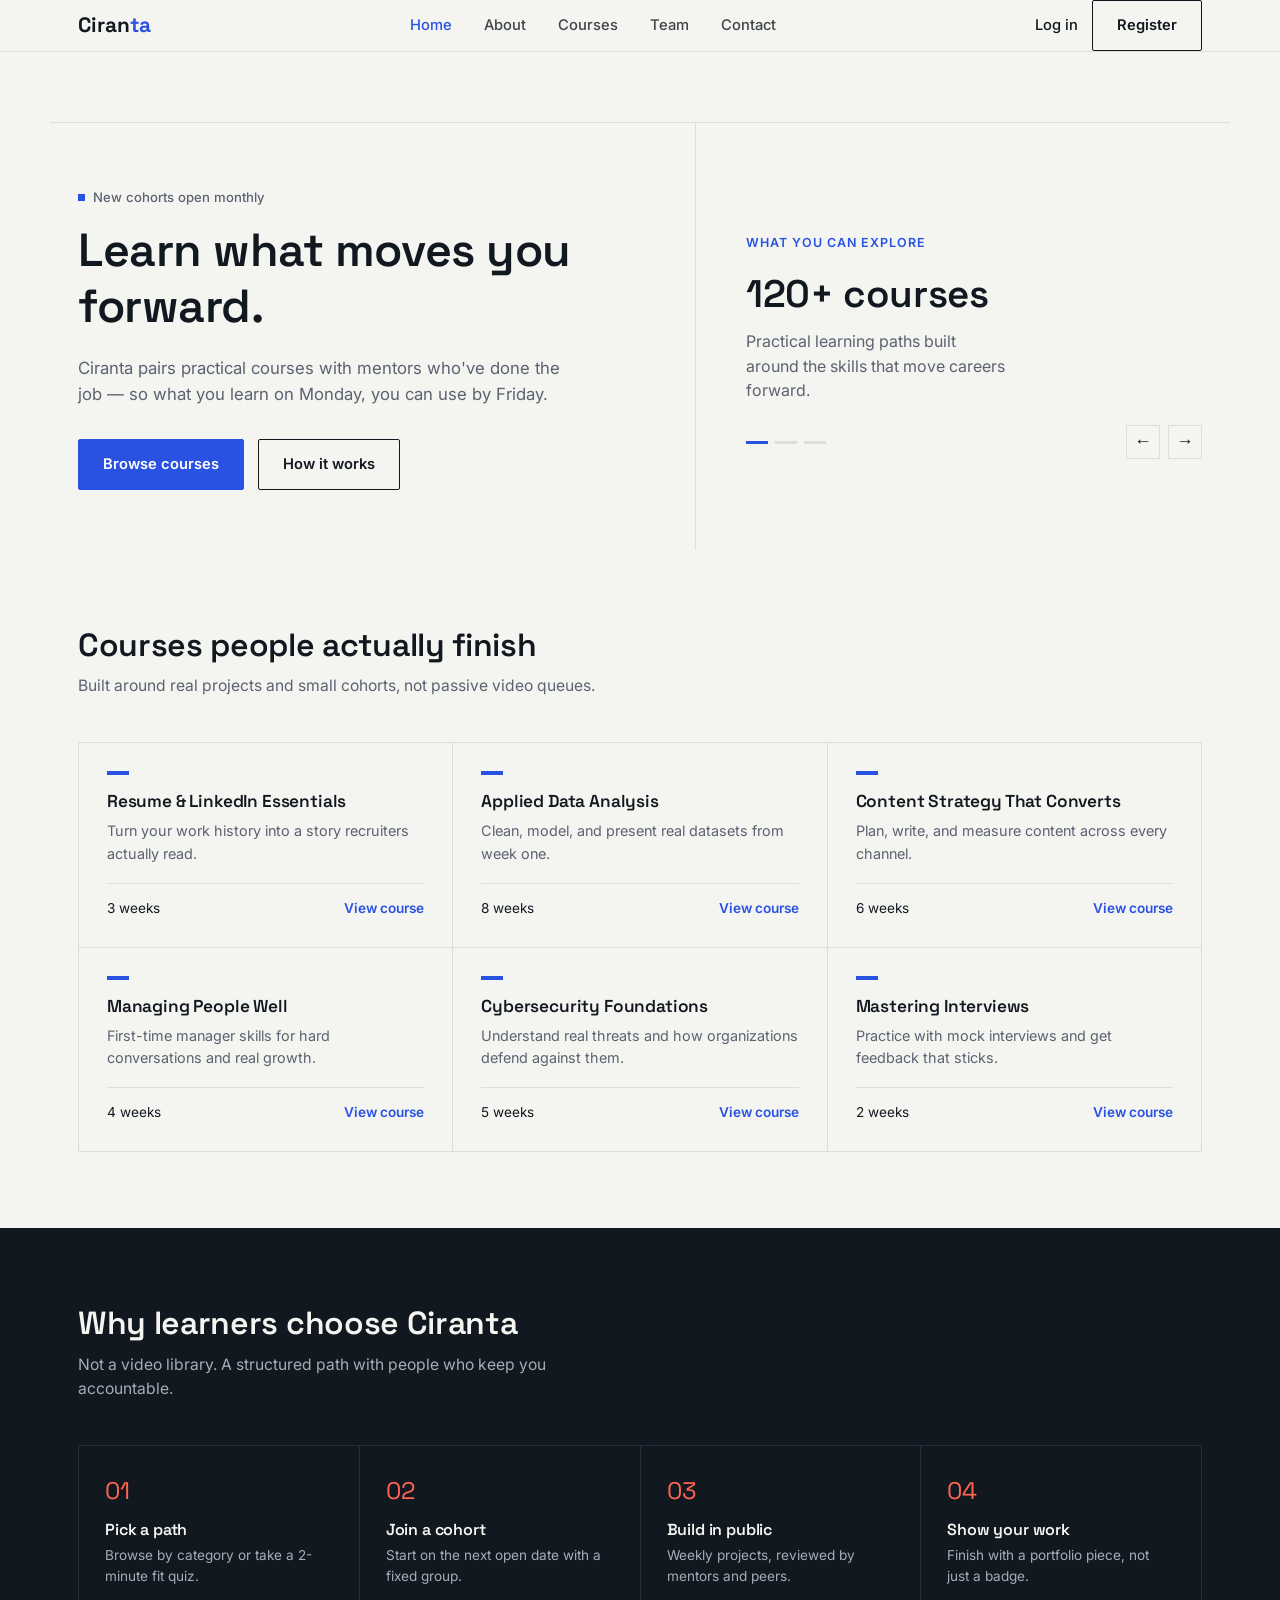
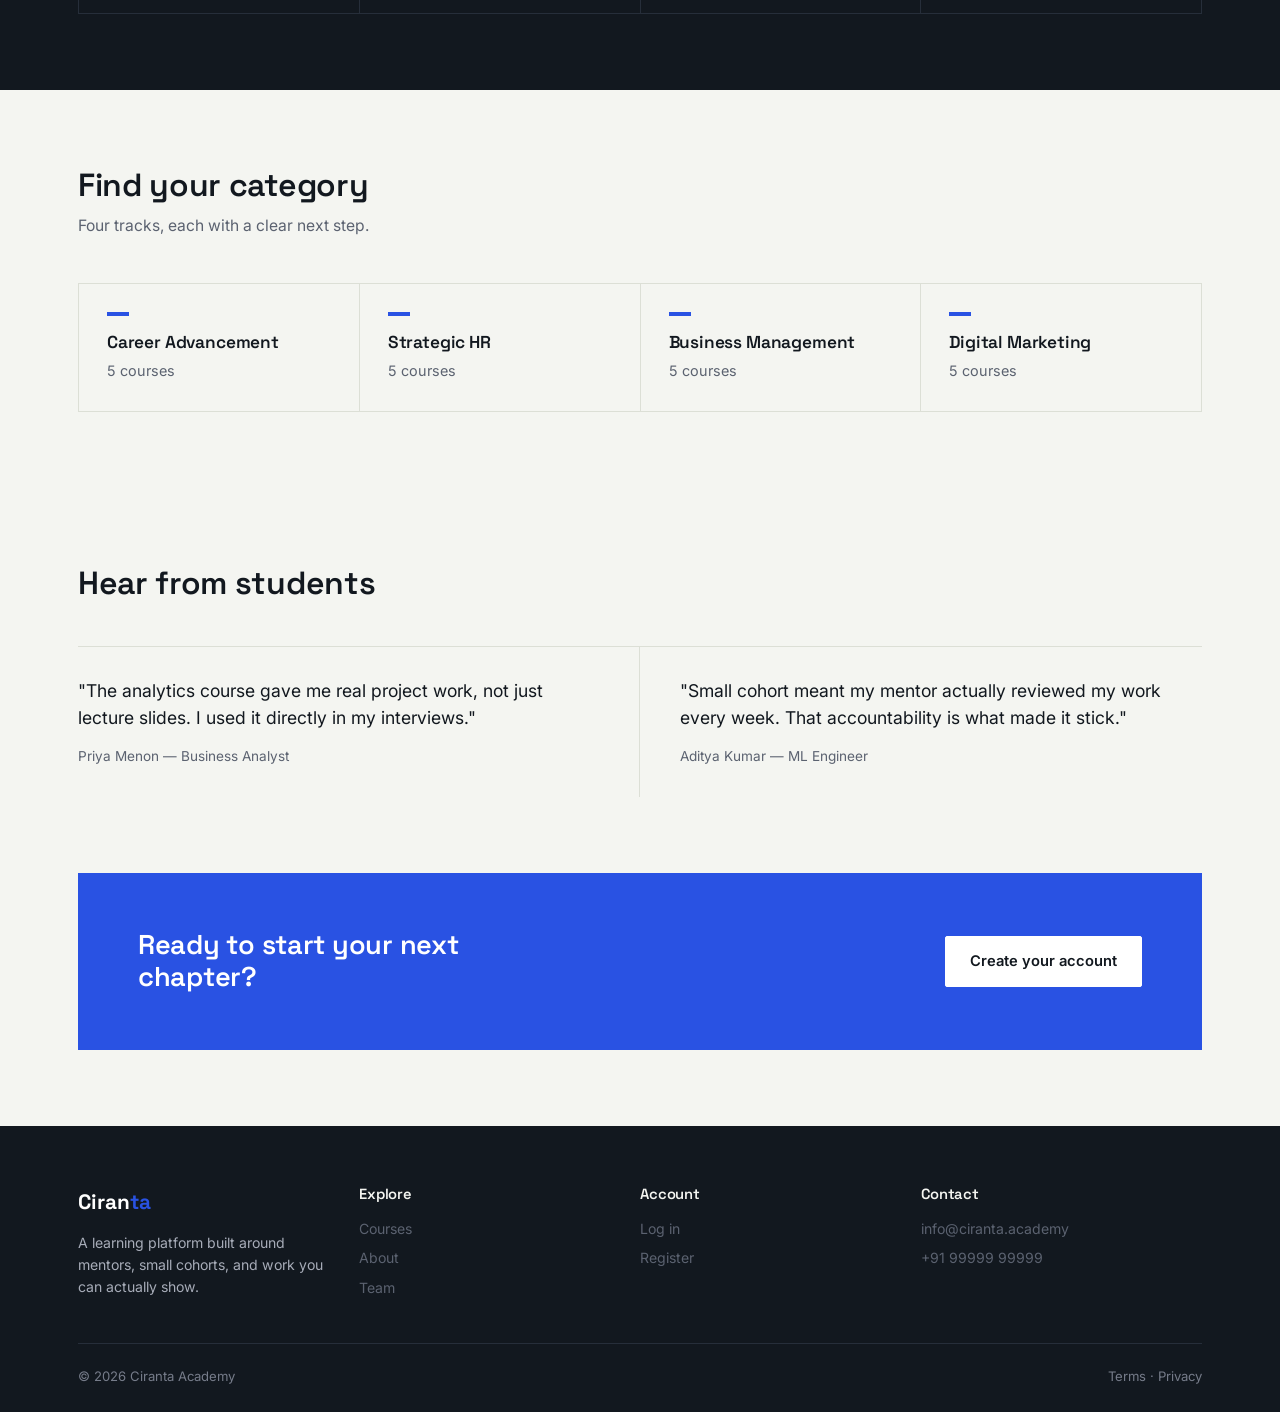
<file: index.html>
<!DOCTYPE html>
<html lang="en">
<head>
<meta charset="UTF-8">
<meta name="viewport" content="width=device-width, initial-scale=1.0">
<title>Ciranta — Learn what moves you forward</title>
<link rel="stylesheet" href="style.css">
<style>
  .hero{padding:70px 0 0;}
  .hero .wrap{display:grid;grid-template-columns:1.1fr .9fr;gap:0;border-top:1px solid var(--line);}
  .hero-copy{padding:60px 60px 60px 0;border-right:1px solid var(--line);}
  .hero-copy h1{font-size:2.9rem;margin-bottom:20px;}
  .hero-copy p.lead{font-size:1.05rem;color:var(--muted);max-width:44ch;margin-bottom:32px;}
  .hero-actions{display:flex;gap:14px;}
  .hero-panel{padding:40px 0 40px 50px;display:flex;align-items:center;min-width:0;}
  .hero-carousel{width:100%;position:relative;overflow:hidden;}
  .carousel-track{display:flex;transition:transform .35s ease;}
  .carousel-slide{min-width:100%;padding:20px 0 56px;}
  .carousel-kicker{display:block;color:var(--blue);font-size:.78rem;font-weight:600;letter-spacing:.08em;text-transform:uppercase;margin-bottom:18px;}
  .carousel-slide h2{font-size:2.4rem;margin-bottom:12px;}
  .carousel-slide p{max-width:26ch;color:var(--muted);font-size:1rem;}
  .carousel-controls{position:absolute;bottom:0;left:0;right:0;display:flex;align-items:center;justify-content:space-between;}
  .carousel-buttons{display:flex;gap:8px;}
  .carousel-button{width:34px;height:34px;border:1px solid var(--line);background:transparent;color:var(--ink);cursor:pointer;font-size:1.1rem;line-height:1;}
  .carousel-button:hover,.carousel-button:focus-visible{background:var(--ink);color:#fff;outline:none;}
  .carousel-dots{display:flex;gap:7px;}
  .carousel-dot{width:22px;height:3px;border:0;background:var(--line);cursor:pointer;padding:0;}
  .carousel-dot.active{background:var(--blue);}

  .process{display:grid;grid-template-columns:repeat(4,1fr);border-top:1px solid var(--line-dark);border-left:1px solid var(--line-dark);}
  .process-step{border-right:1px solid var(--line-dark);border-bottom:1px solid var(--line-dark);padding:26px;}
  .process-step .num{font-family:'Space Grotesk',sans-serif;font-size:1.5rem;color:var(--coral);display:block;margin-bottom:10px;}
  .process-step h4{font-size:1rem;margin-bottom:6px;}
  .process-step p{font-size:.85rem;color:#a7acb8;}

  .testi-grid{display:grid;grid-template-columns:1fr 1fr;border-top:1px solid var(--line);}
  .testi{padding:30px 40px 30px 0;border-right:1px solid var(--line);}
  .testi:last-child{border-right:none;padding-left:40px;padding-right:0;}
  .testi p{font-size:1.1rem;margin-bottom:14px;}
  .testi .who{font-size:.85rem;color:var(--muted);}

  .cta{background:var(--blue);color:#fff;padding:56px 60px;display:flex;justify-content:space-between;align-items:center;gap:30px;}
  .cta h2{color:#fff;font-size:1.7rem;max-width:18ch;}
  .cta .btn{background:#fff;color:var(--ink);border-color:#fff;}
  .cta .btn:hover{background:var(--coral);border-color:var(--coral);color:#fff;}

  @media(max-width:900px){
    .hero .wrap{grid-template-columns:1fr;}
    .hero-copy{border-right:none;border-bottom:1px solid var(--line);padding:40px 0;}
    .hero-panel{padding:30px 0;}
    .process{grid-template-columns:1fr 1fr;}
    .testi-grid{grid-template-columns:1fr;}
    .testi:last-child{border-top:1px solid var(--line);padding-left:0;padding-top:30px;}
    .cta{flex-direction:column;text-align:center;padding:40px 26px;}
  }
  @media(max-width:560px){.process{grid-template-columns:1fr;}}
</style>
</head>
<body data-page="home">

<header>
  <nav class="wrap">
    <a href="index.html" class="brand">Ciran<i>ta</i></a>
    <div class="nav-links">
      <a href="index.html" data-nav="home">Home</a>
      <a href="about.html" data-nav="about">About</a>
      <a href="courses.html" data-nav="courses">Courses</a>
      <a href="team.html" data-nav="team">Team</a>
      <a href="contact.html" data-nav="contact">Contact</a>
    </div>
    <div class="nav-actions">
      <a href="login.html" class="login">Log in</a>
      <a href="register.html" class="btn ghost">Register</a>
    </div>
    <button class="menu-btn" aria-label="Menu">&#9776;</button>
  </nav>
</header>

<section class="hero">
  <div class="wrap">
    <div class="hero-copy">
      <div class="tag"><i></i>New cohorts open monthly</div>
      <h1>Learn what moves you forward.</h1>
      <p class="lead">Ciranta pairs practical courses with mentors who've done the job — so what you learn on Monday, you can use by Friday.</p>
      <div class="hero-actions">
        <a href="courses.html" class="btn">Browse courses</a>
        <a href="about.html" class="btn ghost">How it works</a>
      </div>
    </div>
    <div class="hero-panel">
      <div class="hero-carousel" data-carousel aria-label="Ciranta highlights">
        <div class="carousel-track">
          <article class="carousel-slide" aria-hidden="false">
            <span class="carousel-kicker">What you can explore</span>
            <h2>120+ courses</h2>
            <p>Practical learning paths built around the skills that move careers forward.</p>
          </article>
          <article class="carousel-slide" aria-hidden="true">
            <span class="carousel-kicker">Who keeps you moving</span>
            <h2>40 mentors</h2>
            <p>Get thoughtful feedback from people actively doing the work you want to do.</p>
          </article>
          <article class="carousel-slide" aria-hidden="true">
            <span class="carousel-kicker">What makes it stick</span>
            <h2>92% complete</h2>
            <p>Small cohorts and real projects help learners finish what they start.</p>
          </article>
        </div>
        <div class="carousel-controls">
          <div class="carousel-dots" role="tablist" aria-label="Choose a highlight">
            <button class="carousel-dot active" type="button" role="tab" aria-label="Show highlight 1" aria-selected="true"></button>
            <button class="carousel-dot" type="button" role="tab" aria-label="Show highlight 2" aria-selected="false"></button>
            <button class="carousel-dot" type="button" role="tab" aria-label="Show highlight 3" aria-selected="false"></button>
          </div>
          <div class="carousel-buttons">
            <button class="carousel-button" type="button" data-carousel-prev aria-label="Previous highlight">&#8592;</button>
            <button class="carousel-button" type="button" data-carousel-next aria-label="Next highlight">&#8594;</button>
          </div>
        </div>
      </div>
    </div>
  </div>
</section>

<section class="section" id="courses">
  <div class="wrap">
    <div class="section-head">
      <h2>Courses people actually finish</h2>
      <p>Built around real projects and small cohorts, not passive video queues.</p>
    </div>
    <div class="grid-3">
      <div class="cell"><div class="swatch"></div><h3>Resume & LinkedIn Essentials</h3><p>Turn your work history into a story recruiters actually read.</p><div class="meta"><span>3 weeks</span><a href="course-details.html">View course</a></div></div>
      <div class="cell"><div class="swatch"></div><h3>Applied Data Analysis</h3><p>Clean, model, and present real datasets from week one.</p><div class="meta"><span>8 weeks</span><a href="course-details.html">View course</a></div></div>
      <div class="cell"><div class="swatch"></div><h3>Content Strategy That Converts</h3><p>Plan, write, and measure content across every channel.</p><div class="meta"><span>6 weeks</span><a href="course-details.html">View course</a></div></div>
      <div class="cell"><div class="swatch"></div><h3>Managing People Well</h3><p>First-time manager skills for hard conversations and real growth.</p><div class="meta"><span>4 weeks</span><a href="course-details.html">View course</a></div></div>
      <div class="cell"><div class="swatch"></div><h3>Cybersecurity Foundations</h3><p>Understand real threats and how organizations defend against them.</p><div class="meta"><span>5 weeks</span><a href="course-details.html">View course</a></div></div>
      <div class="cell"><div class="swatch"></div><h3>Mastering Interviews</h3><p>Practice with mock interviews and get feedback that sticks.</p><div class="meta"><span>2 weeks</span><a href="course-details.html">View course</a></div></div>
    </div>
  </div>
</section>

<section class="section dark">
  <div class="wrap">
    <div class="section-head">
      <h2>Why learners choose Ciranta</h2>
      <p>Not a video library. A structured path with people who keep you accountable.</p>
    </div>
    <div class="process">
      <div class="process-step"><span class="num">01</span><h4>Pick a path</h4><p>Browse by category or take a 2-minute fit quiz.</p></div>
      <div class="process-step"><span class="num">02</span><h4>Join a cohort</h4><p>Start on the next open date with a fixed group.</p></div>
      <div class="process-step"><span class="num">03</span><h4>Build in public</h4><p>Weekly projects, reviewed by mentors and peers.</p></div>
      <div class="process-step"><span class="num">04</span><h4>Show your work</h4><p>Finish with a portfolio piece, not just a badge.</p></div>
    </div>
  </div>
</section>

<section class="section" id="categories">
  <div class="wrap">
    <div class="section-head">
      <h2>Find your category</h2>
      <p>Four tracks, each with a clear next step.</p>
    </div>
    <div class="grid-4">
      <div class="cell"><div class="swatch"></div><h4>Career Advancement</h4><p>5 courses</p></div>
      <div class="cell"><div class="swatch"></div><h4>Strategic HR</h4><p>5 courses</p></div>
      <div class="cell"><div class="swatch"></div><h4>Business Management</h4><p>5 courses</p></div>
      <div class="cell"><div class="swatch"></div><h4>Digital Marketing</h4><p>5 courses</p></div>
    </div>
  </div>
</section>

<section class="section" id="testimonials">
  <div class="wrap">
    <div class="section-head"><h2>Hear from students</h2></div>
    <div class="testi-grid">
      <div class="testi"><p>"The analytics course gave me real project work, not just lecture slides. I used it directly in my interviews."</p><div class="who">Priya Menon — Business Analyst</div></div>
      <div class="testi"><p>"Small cohort meant my mentor actually reviewed my work every week. That accountability is what made it stick."</p><div class="who">Aditya Kumar — ML Engineer</div></div>
    </div>
  </div>
</section>

<section class="section" style="padding-top:0;">
  <div class="wrap">
    <div class="cta">
      <h2>Ready to start your next chapter?</h2>
      <a href="register.html" class="btn">Create your account</a>
    </div>
  </div>
</section>

<footer class="dark" style="padding:60px 0 26px;">
  <div class="wrap">
    <div class="grid-4" style="border:none;margin-bottom:44px;">
      <div class="cell" style="border:none;padding:0 28px 0 0;">
        <a href="index.html" class="brand" style="color:#fff;">Ciran<i>ta</i></a>
        <p style="font-size:.88rem;color:#a7acb8;margin-top:14px;max-width:30ch;">A learning platform built around mentors, small cohorts, and work you can actually show.</p>
      </div>
      <div class="cell" style="border:none;padding:0;">
        <h4 style="font-size:.92rem;margin-bottom:14px;">Explore</h4>
        <p style="font-size:.88rem;margin-bottom:8px;"><a href="courses.html">Courses</a></p>
        <p style="font-size:.88rem;margin-bottom:8px;"><a href="about.html">About</a></p>
        <p style="font-size:.88rem;"><a href="team.html">Team</a></p>
      </div>
      <div class="cell" style="border:none;padding:0;">
        <h4 style="font-size:.92rem;margin-bottom:14px;">Account</h4>
        <p style="font-size:.88rem;margin-bottom:8px;"><a href="login.html">Log in</a></p>
        <p style="font-size:.88rem;"><a href="register.html">Register</a></p>
      </div>
      <div class="cell" style="border:none;padding:0;">
        <h4 style="font-size:.92rem;margin-bottom:14px;">Contact</h4>
        <p style="font-size:.88rem;margin-bottom:8px;">info@ciranta.academy</p>
        <p style="font-size:.88rem;">+91 99999 99999</p>
      </div>
    </div>
    <div style="border-top:1px solid var(--line-dark);padding-top:22px;display:flex;justify-content:space-between;font-size:.82rem;color:#767c8a;">
      <span>&copy; 2026 Ciranta Academy</span>
      <span>Terms &middot; Privacy</span>
    </div>
  </div>
</footer>

<script src="script.js"></script>
</body>
</html>
</file>
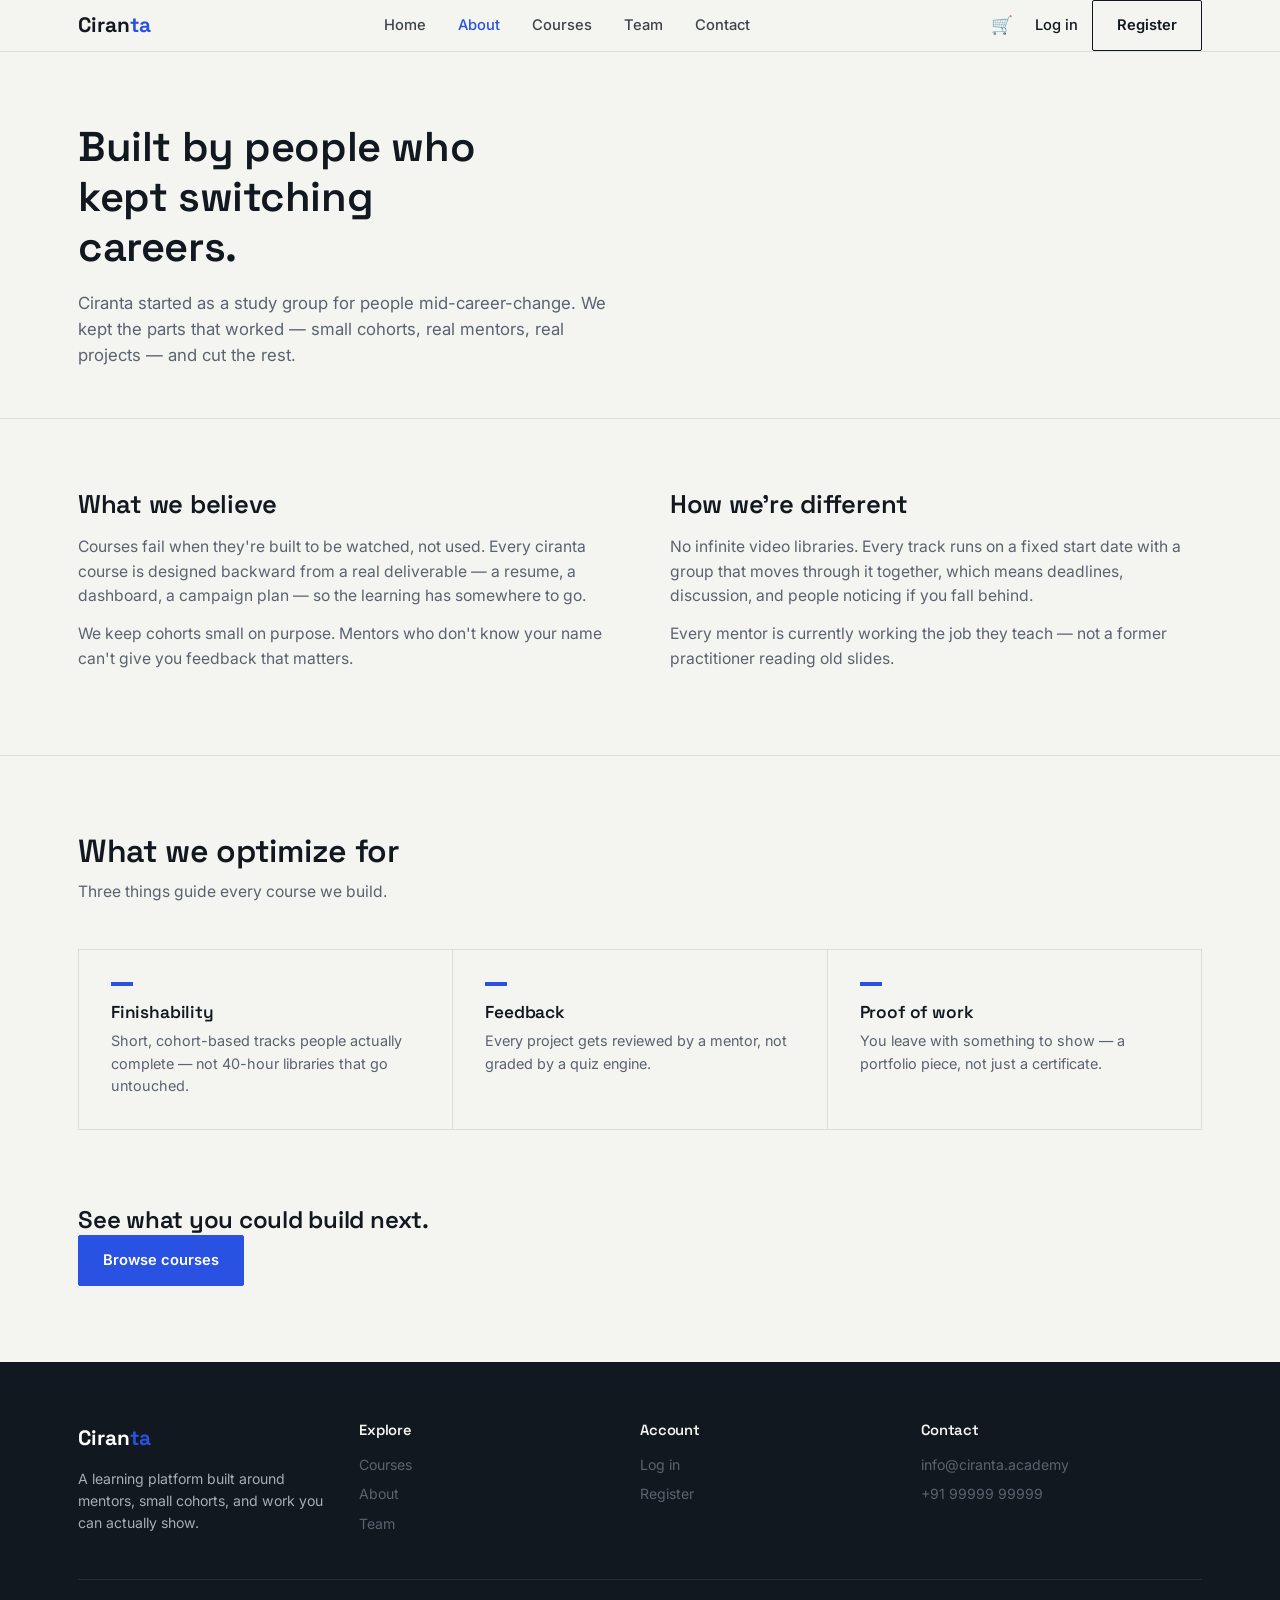
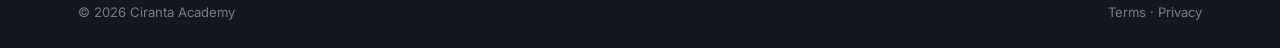
<file: about.html>
<!DOCTYPE html>
<html lang="en">
<head>
<meta charset="UTF-8">
<meta name="viewport" content="width=device-width, initial-scale=1.0">
<title>About — Ciranta</title>
<link rel="stylesheet" href="style.css">
<style>
  .page-head{padding:70px 0 50px;border-bottom:1px solid var(--line);}
  .page-head h1{font-size:2.6rem;max-width:16ch;margin-bottom:18px;}
  .page-head p{font-size:1.05rem;color:var(--muted);max-width:48ch;}

  .story{padding:70px 0;border-bottom:1px solid var(--line);}
  .story > .wrap{display:grid;grid-template-columns:1fr 1fr;gap:60px;}
  .story h2{font-size:1.6rem;margin-bottom:16px;}
  .story p{color:var(--muted);margin-bottom:14px;font-size:.98rem;}

  .values{display:grid;grid-template-columns:repeat(3,1fr);border-top:1px solid var(--line);border-left:1px solid var(--line);}
  .values .cell{padding:32px;}

  @media(max-width:900px){
    .story > .wrap{grid-template-columns:1fr;}
    .values{grid-template-columns:1fr 1fr;}
  }
  @media(max-width:560px){.values{grid-template-columns:1fr;}}
</style>
</head>
<body data-page="about">

<header>
  <nav class="wrap">
    <a href="index.html" class="brand">Ciran<i>ta</i></a>
    <div class="nav-links">
      <a href="index.html" data-nav="home">Home</a>
      <a href="about.html" data-nav="about">About</a>
      <a href="courses.html" data-nav="courses">Courses</a>
      <a href="team.html" data-nav="team">Team</a>
      <a href="contact.html" data-nav="contact">Contact</a>
    </div>
    <div class="nav-actions">
      <a href="login.html" class="login">Log in</a>
      <a href="register.html" class="btn ghost">Register</a>
    </div>
    <button class="menu-btn" aria-label="Menu">&#9776;</button>
  </nav>
</header>

<section class="page-head">
  <div class="wrap">
    <h1>Built by people who kept switching careers.</h1>
    <p>Ciranta started as a study group for people mid-career-change. We kept the parts that worked — small cohorts, real mentors, real projects — and cut the rest.</p>
  </div>
</section>

<section class="story">
  <div class="wrap">
    <div>
      <h2>What we believe</h2>
      <p>Courses fail when they're built to be watched, not used. Every ciranta course is designed backward from a real deliverable — a resume, a dashboard, a campaign plan — so the learning has somewhere to go.</p>
      <p>We keep cohorts small on purpose. Mentors who don't know your name can't give you feedback that matters.</p>
    </div>
    <div>
      <h2>How we're different</h2>
      <p>No infinite video libraries. Every track runs on a fixed start date with a group that moves through it together, which means deadlines, discussion, and people noticing if you fall behind.</p>
      <p>Every mentor is currently working the job they teach — not a former practitioner reading old slides.</p>
    </div>
  </div>
</section>

<section class="section">
  <div class="wrap">
    <div class="section-head">
      <h2>What we optimize for</h2>
      <p>Three things guide every course we build.</p>
    </div>
    <div class="values">
      <div class="cell"><div class="swatch"></div><h3>Finishability</h3><p>Short, cohort-based tracks people actually complete — not 40-hour libraries that go untouched.</p></div>
      <div class="cell"><div class="swatch"></div><h3>Feedback</h3><p>Every project gets reviewed by a mentor, not graded by a quiz engine.</p></div>
      <div class="cell"><div class="swatch"></div><h3>Proof of work</h3><p>You leave with something to show — a portfolio piece, not just a certificate.</p></div>
    </div>
  </div>
</section>

<section class="section" style="padding-top:0;">
  <div class="wrap">
    <div class="cta">
      <h2>See what you could build next.</h2>
      <a href="courses.html" class="btn">Browse courses</a>
    </div>
  </div>
</section>

<footer class="dark" style="padding:60px 0 26px;">
  <div class="wrap">
    <div class="grid-4" style="border:none;margin-bottom:44px;">
      <div class="cell" style="border:none;padding:0 28px 0 0;">
        <a href="index.html" class="brand" style="color:#fff;">Ciran<i>ta</i></a>
        <p style="font-size:.88rem;color:#a7acb8;margin-top:14px;max-width:30ch;">A learning platform built around mentors, small cohorts, and work you can actually show.</p>
      </div>
      <div class="cell" style="border:none;padding:0;">
        <h4 style="font-size:.92rem;margin-bottom:14px;">Explore</h4>
        <p style="font-size:.88rem;margin-bottom:8px;"><a href="courses.html">Courses</a></p>
        <p style="font-size:.88rem;margin-bottom:8px;"><a href="about.html">About</a></p>
        <p style="font-size:.88rem;"><a href="team.html">Team</a></p>
      </div>
      <div class="cell" style="border:none;padding:0;">
        <h4 style="font-size:.92rem;margin-bottom:14px;">Account</h4>
        <p style="font-size:.88rem;margin-bottom:8px;"><a href="login.html">Log in</a></p>
        <p style="font-size:.88rem;"><a href="register.html">Register</a></p>
      </div>
      <div class="cell" style="border:none;padding:0;">
        <h4 style="font-size:.92rem;margin-bottom:14px;">Contact</h4>
        <p style="font-size:.88rem;margin-bottom:8px;">info@ciranta.academy</p>
        <p style="font-size:.88rem;">+91 99999 99999</p>
      </div>
    </div>
    <div style="border-top:1px solid var(--line-dark);padding-top:22px;display:flex;justify-content:space-between;font-size:.82rem;color:#767c8a;">
      <span>&copy; 2026 Ciranta Academy</span>
      <span>Terms &middot; Privacy</span>
    </div>
  </div>
</footer>
<script src="js/script.js"></script>
</body>
</html>
</file>
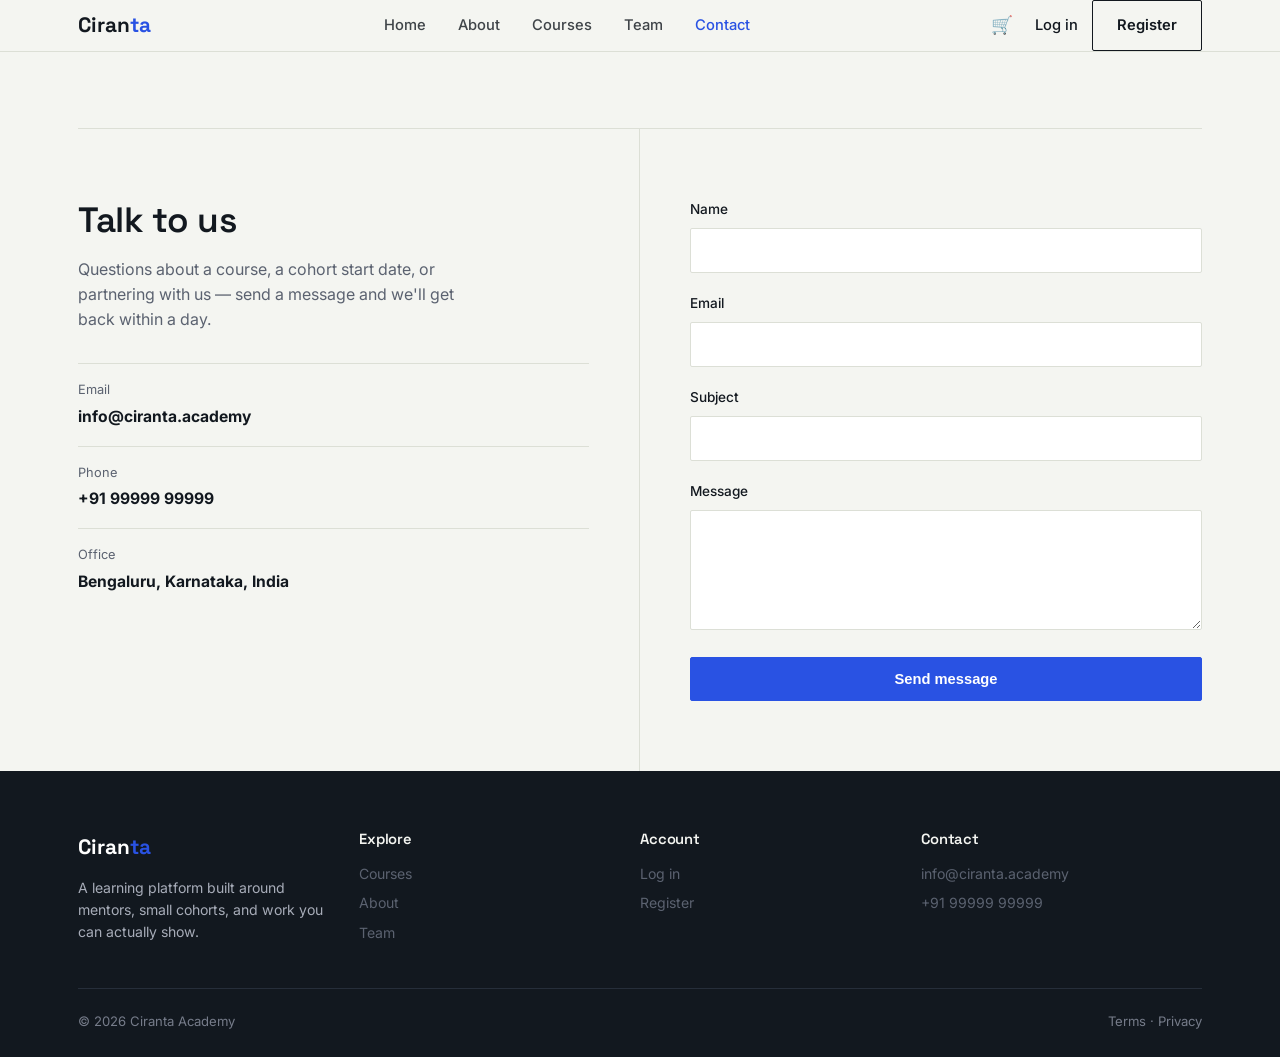
<file: contact.html>
<!DOCTYPE html>
<html lang="en">
<head>
<meta charset="UTF-8">
<meta name="viewport" content="width=device-width, initial-scale=1.0">
<title>Contact — Ciranta</title>
<link rel="stylesheet" href="style.css">
<style>
  .contact-wrap{display:grid;grid-template-columns:1fr 1fr;border-top:1px solid var(--line);}
  .contact-info{padding:70px 50px 70px 0;border-right:1px solid var(--line);}
  .contact-info h1{font-size:2.2rem;margin-bottom:16px;}
  .contact-info p{color:var(--muted);margin-bottom:32px;max-width:40ch;}
  .info-row{padding:16px 0;border-top:1px solid var(--line);}
  .info-row span{display:block;font-size:.8rem;color:var(--muted);margin-bottom:4px;}
  .info-row strong{font-size:.98rem;}

  .contact-form{padding:70px 0 70px 50px;}
  .field{margin-bottom:20px;}
  .field label{display:block;font-size:.85rem;font-weight:500;margin-bottom:8px;}
  .field input,.field textarea{width:100%;border:1px solid var(--line);border-radius:2px;padding:12px 14px;font-family:'Inter',sans-serif;font-size:.95rem;background:#fff;}
  .field textarea{resize:vertical;min-height:120px;}
  .field input:focus,.field textarea:focus{outline:2px solid var(--blue);outline-offset:1px;border-color:var(--blue);}

  @media(max-width:900px){
    .contact-wrap{grid-template-columns:1fr;}
    .contact-info{border-right:none;border-bottom:1px solid var(--line);padding:50px 0;}
    .contact-form{padding:50px 0;}
  }
</style>
</head>
<body data-page="contact">

<header>
  <nav class="wrap">
    <a href="index.html" class="brand">Ciran<i>ta</i></a>
    <div class="nav-links">
      <a href="index.html" data-nav="home">Home</a>
      <a href="about.html" data-nav="about">About</a>
      <a href="courses.html" data-nav="courses">Courses</a>
      <a href="team.html" data-nav="team">Team</a>
      <a href="contact.html" data-nav="contact">Contact</a>
    </div>
    <div class="nav-actions">
      <a href="login.html" class="login">Log in</a>
      <a href="register.html" class="btn ghost">Register</a>
    </div>
    <button class="menu-btn" aria-label="Menu">&#9776;</button>
  </nav>
</header>

<section class="section" style="padding-bottom:0;">
  <div class="wrap">
    <div class="contact-wrap">
      <div class="contact-info">
        <h1>Talk to us</h1>
        <p>Questions about a course, a cohort start date, or partnering with us — send a message and we'll get back within a day.</p>
        <div class="info-row"><span>Email</span><strong>info@ciranta.academy</strong></div>
        <div class="info-row"><span>Phone</span><strong>+91 99999 99999</strong></div>
        <div class="info-row"><span>Office</span><strong>Bengaluru, Karnataka, India</strong></div>
      </div>
      <div class="contact-form">
        <form action="contact-process.php" method="POST">
          <div class="field"><label for="name">Name</label><input type="text" id="name" name="name" required></div>
          <div class="field"><label for="email">Email</label><input type="email" id="email" name="email" required></div>
          <div class="field"><label for="subject">Subject</label><input type="text" id="subject" name="subject" required></div>
          <div class="field"><label for="message">Message</label><textarea id="message" name="message" required></textarea></div>
          <button type="submit" class="btn block">Send message</button>
        </form>
      </div>
    </div>
  </div>
</section>

<footer class="dark" style="padding:60px 0 26px;">
  <div class="wrap">
    <div class="grid-4" style="border:none;margin-bottom:44px;">
      <div class="cell" style="border:none;padding:0 28px 0 0;">
        <a href="index.html" class="brand" style="color:#fff;">Ciran<i>ta</i></a>
        <p style="font-size:.88rem;color:#a7acb8;margin-top:14px;max-width:30ch;">A learning platform built around mentors, small cohorts, and work you can actually show.</p>
      </div>
      <div class="cell" style="border:none;padding:0;">
        <h4 style="font-size:.92rem;margin-bottom:14px;">Explore</h4>
        <p style="font-size:.88rem;margin-bottom:8px;"><a href="courses.html">Courses</a></p>
        <p style="font-size:.88rem;margin-bottom:8px;"><a href="about.html">About</a></p>
        <p style="font-size:.88rem;"><a href="team.html">Team</a></p>
      </div>
      <div class="cell" style="border:none;padding:0;">
        <h4 style="font-size:.92rem;margin-bottom:14px;">Account</h4>
        <p style="font-size:.88rem;margin-bottom:8px;"><a href="login.html">Log in</a></p>
        <p style="font-size:.88rem;"><a href="register.html">Register</a></p>
      </div>
      <div class="cell" style="border:none;padding:0;">
        <h4 style="font-size:.92rem;margin-bottom:14px;">Contact</h4>
        <p style="font-size:.88rem;margin-bottom:8px;">info@ciranta.academy</p>
        <p style="font-size:.88rem;">+91 99999 99999</p>
      </div>
    </div>
    <div style="border-top:1px solid var(--line-dark);padding-top:22px;display:flex;justify-content:space-between;font-size:.82rem;color:#767c8a;">
      <span>&copy; 2026 Ciranta Academy</span>
      <span>Terms &middot; Privacy</span>
    </div>
  </div>
</footer>
<script src="js/script.js"></script>
</body>
</html>
</file>
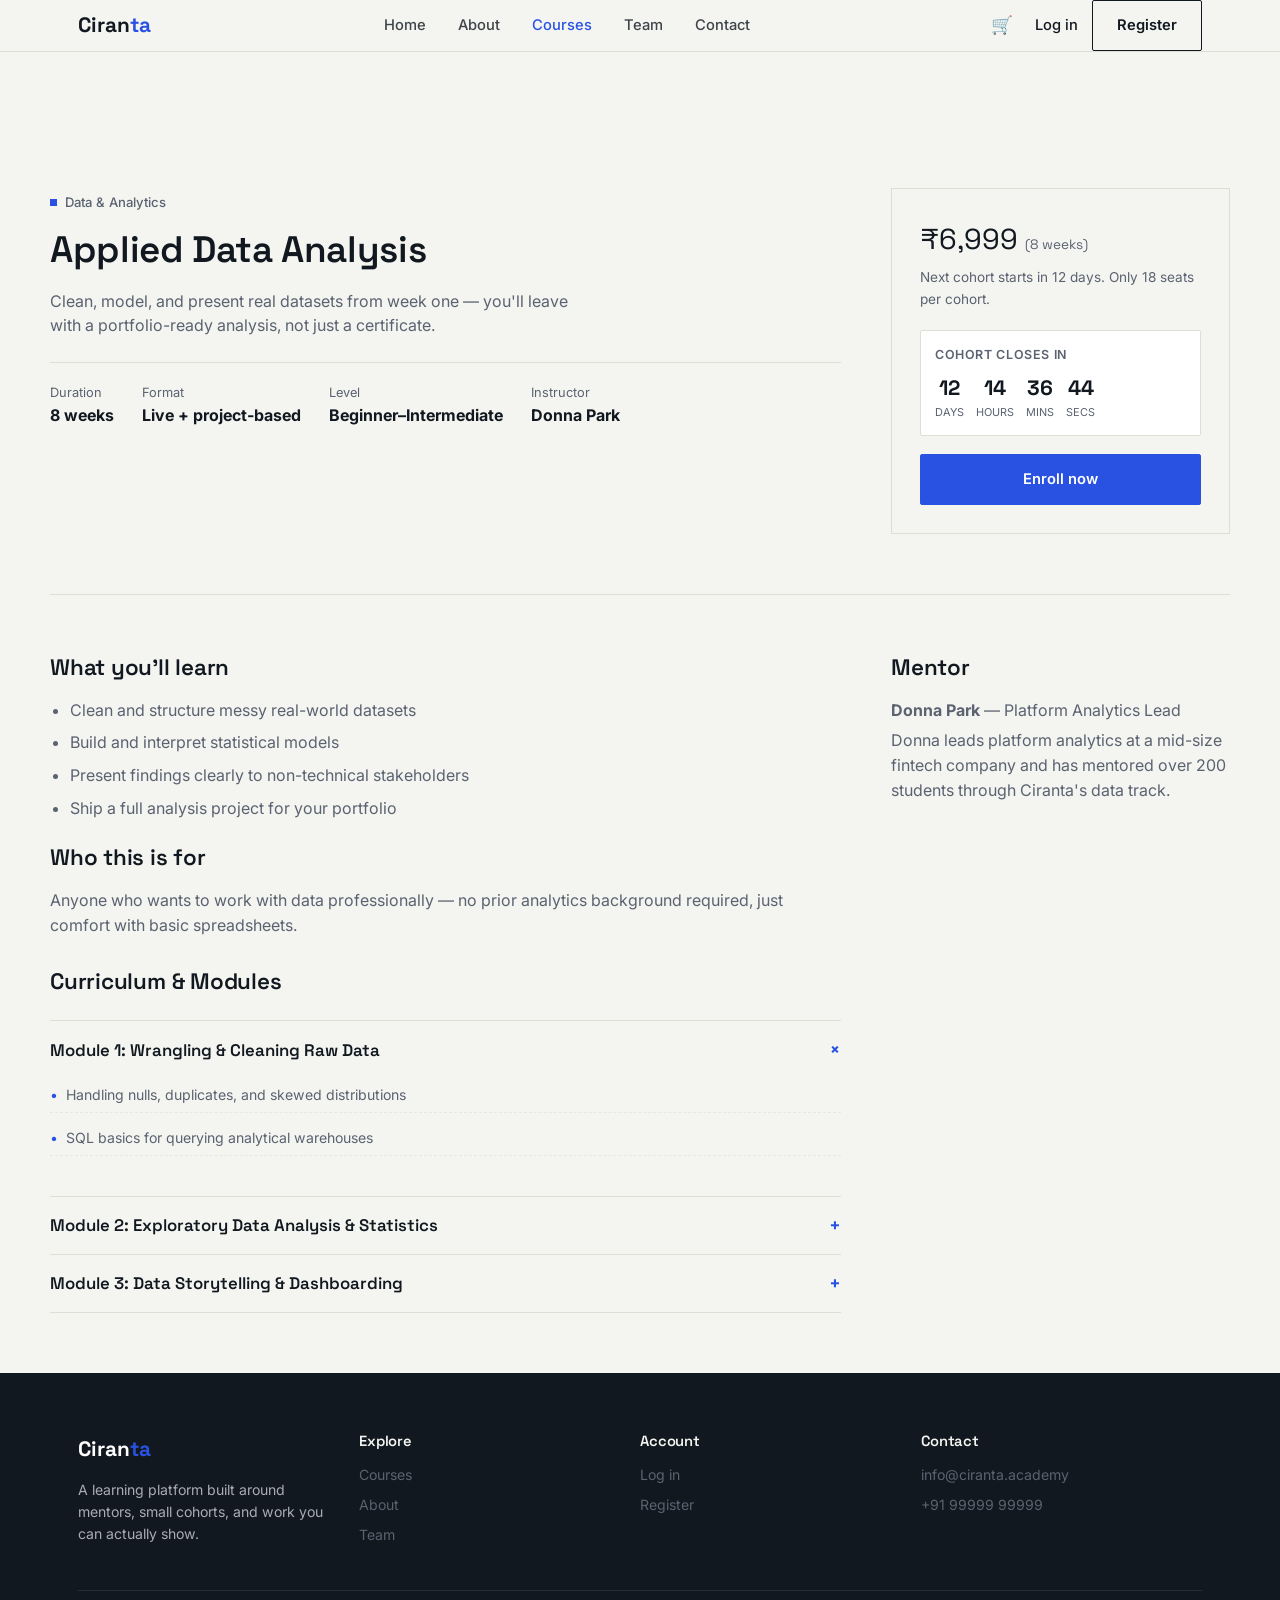
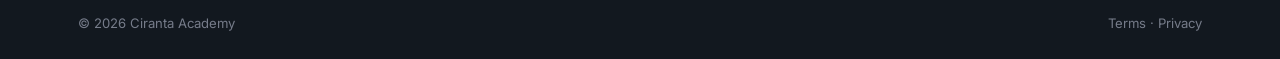
<file: course-details.html>
<!DOCTYPE html>
<html lang="en">
<head>
<meta charset="UTF-8">
<meta name="viewport" content="width=device-width, initial-scale=1.0">
<title>Applied Data Analysis — Ciranta</title>
<link rel="stylesheet" href="style.css">
<style>
  .course-hero{padding:60px 0;border-bottom:1px solid var(--line);display:grid;grid-template-columns:1.4fr .6fr;gap:50px;}
  .course-hero h1{font-size:2.3rem;margin-bottom:16px;}
  .course-hero p.lead{color:var(--muted);max-width:52ch;margin-bottom:24px;}
  .meta-strip{display:flex;gap:28px;padding-top:20px;border-top:1px solid var(--line);}
  .meta-strip div span{display:block;font-size:.8rem;color:var(--muted);}
  .meta-strip div strong{font-size:1rem;}

  .enroll-card{border:1px solid var(--line);padding:28px;height:fit-content;}
  .enroll-card .price{font-family:'Space Grotesk',sans-serif;font-size:1.8rem;margin-bottom:6px;}
  .enroll-card .note{font-size:.85rem;color:var(--muted);margin-bottom:20px;}

  .body-grid{display:grid;grid-template-columns:1.4fr .6fr;gap:50px;padding:60px 0;}
  .body-grid h2{font-size:1.4rem;margin-bottom:16px;}
  .body-grid ul{padding-left:20px;color:var(--muted);margin-bottom:24px;}
  .body-grid li{margin-bottom:8px;}

  @media(max-width:900px){
    .course-hero,.body-grid{grid-template-columns:1fr;}
    .meta-strip{flex-wrap:wrap;gap:20px;}
  }
</style>
</head>
<body data-page="courses">

<header>
  <nav class="wrap">
    <a href="index.html" class="brand">Ciran<i>ta</i></a>
    <div class="nav-links">
      <a href="index.html" data-nav="home">Home</a>
      <a href="about.html" data-nav="about">About</a>
      <a href="courses.html" data-nav="courses">Courses</a>
      <a href="team.html" data-nav="team">Team</a>
      <a href="contact.html" data-nav="contact">Contact</a>
    </div>
    <div class="nav-actions">
      <a href="login.html" class="login">Log in</a>
      <a href="register.html" class="btn ghost">Register</a>
    </div>
    <button class="menu-btn" aria-label="Menu">&#9776;</button>
  </nav>
</header>

<section class="section" style="padding-bottom:0;">
  <div class="wrap course-hero">
    <div>
      <div class="tag"><i></i>Data & Analytics</div>
      <h1>Applied Data Analysis</h1>
      <p class="lead">Clean, model, and present real datasets from week one — you'll leave with a portfolio-ready analysis, not just a certificate.</p>
      <div class="meta-strip">
        <div><span>Duration</span><strong>8 weeks</strong></div>
        <div><span>Format</span><strong>Live + project-based</strong></div>
        <div><span>Level</span><strong>Beginner–Intermediate</strong></div>
        <div><span>Instructor</span><strong>Donna Park</strong></div>
      </div>
    </div>
    <div class="enroll-card">
      <div class="price">Free to start</div>
      <p class="note">Next cohort opens in 12 days.</p>
      <a href="register.html" class="btn block">Enroll now</a>
    </div>
  </div>
</section>

<section class="wrap body-grid">
  <div>
    <h2>What you'll learn</h2>
    <ul>
      <li>Clean and structure messy real-world datasets</li>
      <li>Build and interpret statistical models</li>
      <li>Present findings clearly to non-technical stakeholders</li>
      <li>Ship a full analysis project for your portfolio</li>
    </ul>
    <h2>Who this is for</h2>
    <p style="color:var(--muted);">Anyone who wants to work with data professionally — no prior analytics background required, just comfort with basic spreadsheets.</p>
  </div>
  <div>
    <h2>Mentor</h2>
    <p style="color:var(--muted);">Donna Park leads platform analytics at a mid-size fintech company and has mentored over 200 students through Ciranta's data track.</p>
  </div>
</section>

<footer class="dark" style="padding:60px 0 26px;">
  <div class="wrap">
    <div class="grid-4" style="border:none;margin-bottom:44px;">
      <div class="cell" style="border:none;padding:0 28px 0 0;">
        <a href="index.html" class="brand" style="color:#fff;">Ciran<i>ta</i></a>
        <p style="font-size:.88rem;color:#a7acb8;margin-top:14px;max-width:30ch;">A learning platform built around mentors, small cohorts, and work you can actually show.</p>
      </div>
      <div class="cell" style="border:none;padding:0;">
        <h4 style="font-size:.92rem;margin-bottom:14px;">Explore</h4>
        <p style="font-size:.88rem;margin-bottom:8px;"><a href="courses.html">Courses</a></p>
        <p style="font-size:.88rem;margin-bottom:8px;"><a href="about.html">About</a></p>
        <p style="font-size:.88rem;"><a href="team.html">Team</a></p>
      </div>
      <div class="cell" style="border:none;padding:0;">
        <h4 style="font-size:.92rem;margin-bottom:14px;">Account</h4>
        <p style="font-size:.88rem;margin-bottom:8px;"><a href="login.html">Log in</a></p>
        <p style="font-size:.88rem;"><a href="register.html">Register</a></p>
      </div>
      <div class="cell" style="border:none;padding:0;">
        <h4 style="font-size:.92rem;margin-bottom:14px;">Contact</h4>
        <p style="font-size:.88rem;margin-bottom:8px;">info@ciranta.academy</p>
        <p style="font-size:.88rem;">+91 99999 99999</p>
      </div>
    </div>
    <div style="border-top:1px solid var(--line-dark);padding-top:22px;display:flex;justify-content:space-between;font-size:.82rem;color:#767c8a;">
      <span>&copy; 2026 Ciranta Academy</span>
      <span>Terms &middot; Privacy</span>
    </div>
  </div>
</footer>
<script src="js/script.js"></script>
</body>
</html>
</file>
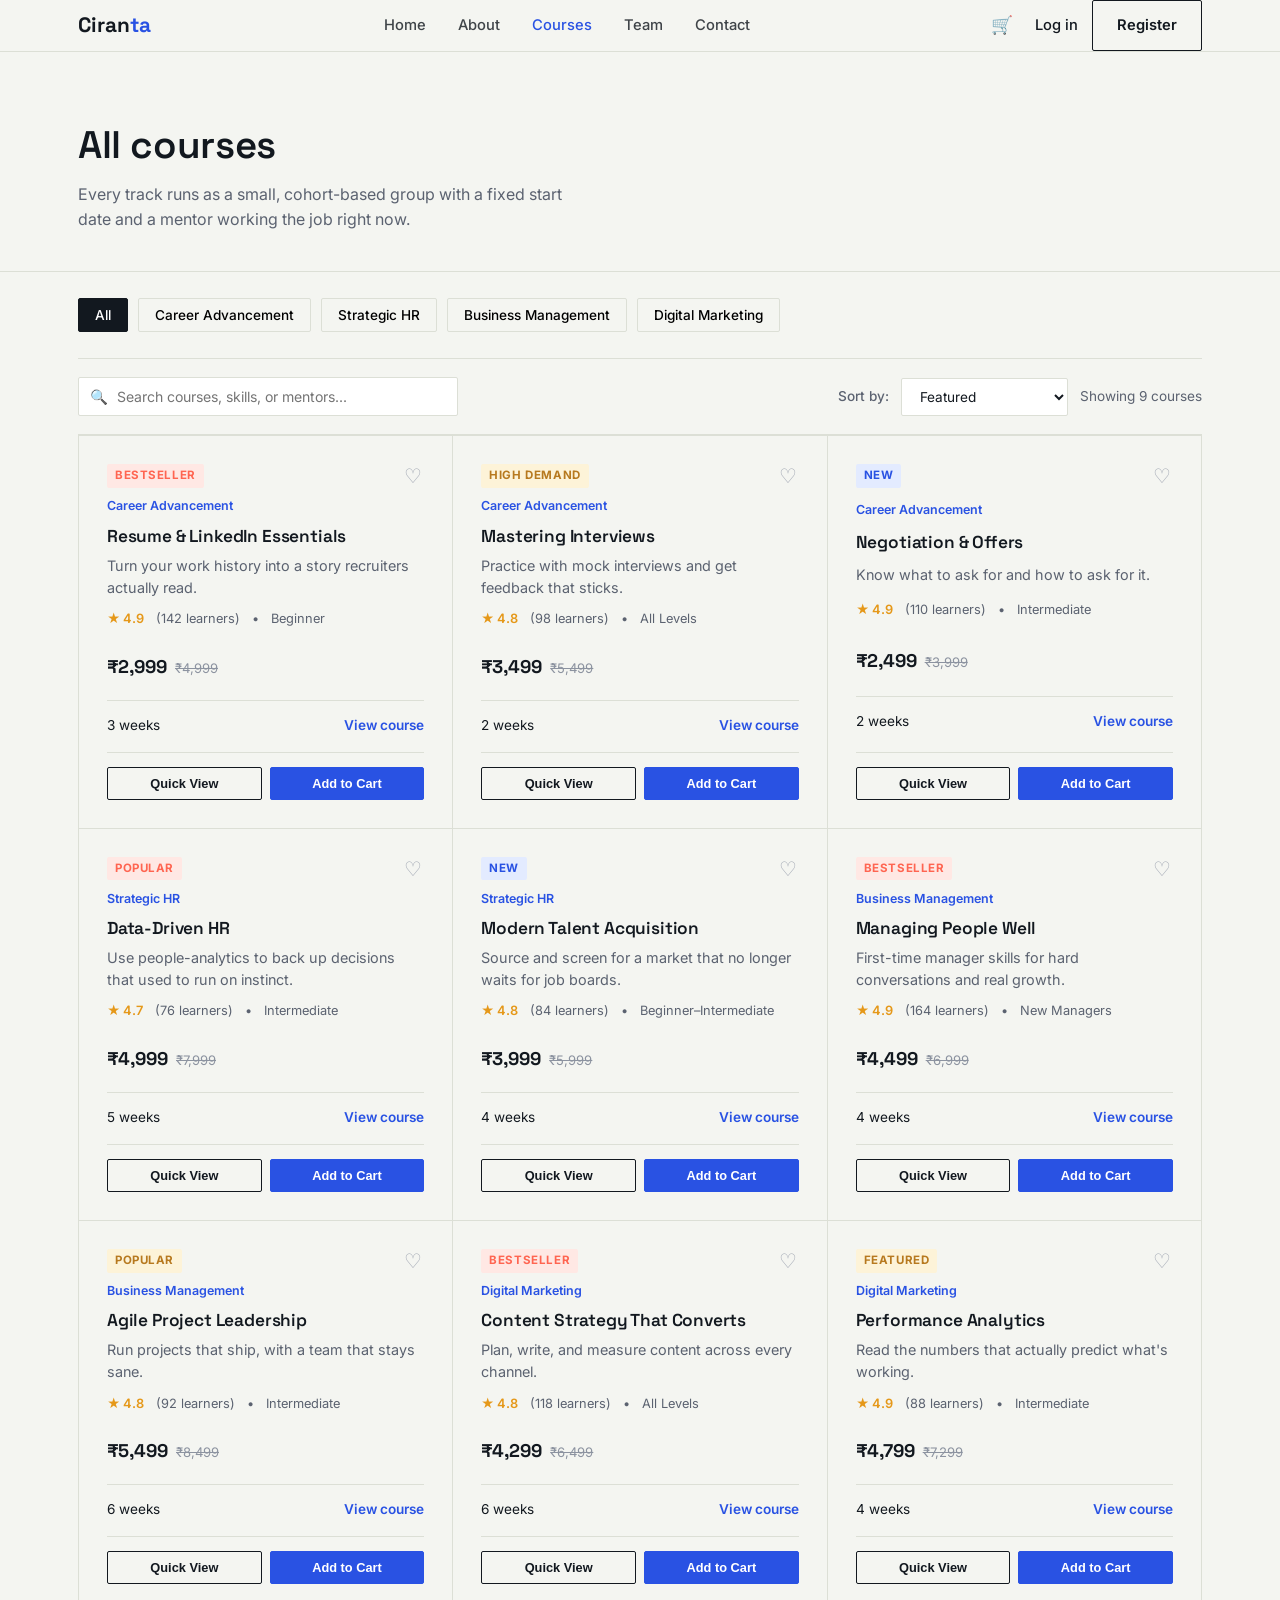
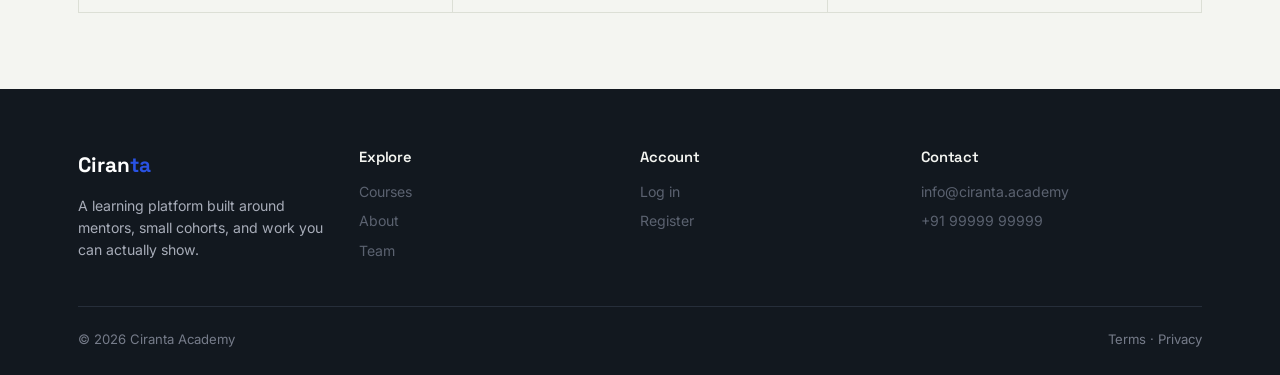
<file: courses.html>
<!DOCTYPE html>
<html lang="en">
<head>
<meta charset="UTF-8">
<meta name="viewport" content="width=device-width, initial-scale=1.0">
<title>Courses — Ciranta</title>
<link rel="stylesheet" href="style.css">
<style>
  .page-head{padding:70px 0 40px;border-bottom:1px solid var(--line);}
  .page-head h1{font-size:2.4rem;margin-bottom:14px;}
  .page-head p{color:var(--muted);max-width:50ch;}

  .filters{display:flex;gap:10px;padding:26px 0;border-bottom:1px solid var(--line);flex-wrap:wrap;}
  .filter-btn{border:1px solid var(--line);background:transparent;padding:8px 16px;border-radius:2px;font-size:.85rem;font-weight:500;cursor:pointer;font-family:'Inter',sans-serif;}
  .filter-btn.active{background:var(--ink);color:#fff;border-color:var(--ink);}

  .course-cat{font-size:.78rem;color:var(--blue);font-weight:600;margin-bottom:10px;}
</style>
</head>
<body data-page="courses">

<header>
  <nav class="wrap">
    <a href="index.html" class="brand">Ciran<i>ta</i></a>
    <div class="nav-links">
      <a href="index.html" data-nav="home">Home</a>
      <a href="about.html" data-nav="about">About</a>
      <a href="courses.html" data-nav="courses">Courses</a>
      <a href="team.html" data-nav="team">Team</a>
      <a href="contact.html" data-nav="contact">Contact</a>
    </div>
    <div class="nav-actions">
      <a href="login.html" class="login">Log in</a>
      <a href="register.html" class="btn ghost">Register</a>
    </div>
    <button class="menu-btn" aria-label="Menu">&#9776;</button>
  </nav>
</header>

<section class="page-head">
  <div class="wrap">
    <h1>All courses</h1>
    <p>Every track runs as a small, cohort-based group with a fixed start date and a mentor working the job right now.</p>
  </div>
</section>

<div class="wrap">
  <div class="filters">
    <button class="filter-btn active" data-filter="all">All</button>
    <button class="filter-btn" data-filter="career">Career Advancement</button>
    <button class="filter-btn" data-filter="hr">Strategic HR</button>
    <button class="filter-btn" data-filter="mgmt">Business Management</button>
    <button class="filter-btn" data-filter="marketing">Digital Marketing</button>
  </div>
</div>

<section class="section" style="padding-top:0;">
  <div class="wrap">
    <div class="grid-3" id="course-grid">
      <div class="cell" data-cat="career"><div class="course-cat">Career Advancement</div><h3>Resume & LinkedIn Essentials</h3><p>Turn your work history into a story recruiters actually read.</p><div class="meta"><span>3 weeks</span><a href="course-details.html">View course</a></div></div>
      <div class="cell" data-cat="career"><div class="course-cat">Career Advancement</div><h3>Mastering Interviews</h3><p>Practice with mock interviews and get feedback that sticks.</p><div class="meta"><span>2 weeks</span><a href="course-details.html">View course</a></div></div>
      <div class="cell" data-cat="career"><div class="course-cat">Career Advancement</div><h3>Negotiation & Offers</h3><p>Know what to ask for and how to ask for it.</p><div class="meta"><span>2 weeks</span><a href="course-details.html">View course</a></div></div>
      <div class="cell" data-cat="hr"><div class="course-cat">Strategic HR</div><h3>Data-Driven HR</h3><p>Use people-analytics to back up decisions that used to run on instinct.</p><div class="meta"><span>5 weeks</span><a href="course-details.html">View course</a></div></div>
      <div class="cell" data-cat="hr"><div class="course-cat">Strategic HR</div><h3>Modern Talent Acquisition</h3><p>Source and screen for a market that no longer waits for job boards.</p><div class="meta"><span>4 weeks</span><a href="course-details.html">View course</a></div></div>
      <div class="cell" data-cat="mgmt"><div class="course-cat">Business Management</div><h3>Managing People Well</h3><p>First-time manager skills for hard conversations and real growth.</p><div class="meta"><span>4 weeks</span><a href="course-details.html">View course</a></div></div>
      <div class="cell" data-cat="mgmt"><div class="course-cat">Business Management</div><h3>Agile Project Leadership</h3><p>Run projects that ship, with a team that stays sane.</p><div class="meta"><span>6 weeks</span><a href="course-details.html">View course</a></div></div>
      <div class="cell" data-cat="marketing"><div class="course-cat">Digital Marketing</div><h3>Content Strategy That Converts</h3><p>Plan, write, and measure content across every channel.</p><div class="meta"><span>6 weeks</span><a href="course-details.html">View course</a></div></div>
      <div class="cell" data-cat="marketing"><div class="course-cat">Digital Marketing</div><h3>Performance Analytics</h3><p>Read the numbers that actually predict what's working.</p><div class="meta"><span>4 weeks</span><a href="course-details.html">View course</a></div></div>
    </div>
  </div>
</section>

<footer class="dark" style="padding:60px 0 26px;">
  <div class="wrap">
    <div class="grid-4" style="border:none;margin-bottom:44px;">
      <div class="cell" style="border:none;padding:0 28px 0 0;">
        <a href="index.html" class="brand" style="color:#fff;">Ciran<i>ta</i></a>
        <p style="font-size:.88rem;color:#a7acb8;margin-top:14px;max-width:30ch;">A learning platform built around mentors, small cohorts, and work you can actually show.</p>
      </div>
      <div class="cell" style="border:none;padding:0;">
        <h4 style="font-size:.92rem;margin-bottom:14px;">Explore</h4>
        <p style="font-size:.88rem;margin-bottom:8px;"><a href="courses.html">Courses</a></p>
        <p style="font-size:.88rem;margin-bottom:8px;"><a href="about.html">About</a></p>
        <p style="font-size:.88rem;"><a href="team.html">Team</a></p>
      </div>
      <div class="cell" style="border:none;padding:0;">
        <h4 style="font-size:.92rem;margin-bottom:14px;">Account</h4>
        <p style="font-size:.88rem;margin-bottom:8px;"><a href="login.html">Log in</a></p>
        <p style="font-size:.88rem;"><a href="register.html">Register</a></p>
      </div>
      <div class="cell" style="border:none;padding:0;">
        <h4 style="font-size:.92rem;margin-bottom:14px;">Contact</h4>
        <p style="font-size:.88rem;margin-bottom:8px;">info@ciranta.academy</p>
        <p style="font-size:.88rem;">+91 99999 99999</p>
      </div>
    </div>
    <div style="border-top:1px solid var(--line-dark);padding-top:22px;display:flex;justify-content:space-between;font-size:.82rem;color:#767c8a;">
      <span>&copy; 2026 Ciranta Academy</span>
      <span>Terms &middot; Privacy</span>
    </div>
  </div>
</footer>
<script src="js/script.js"></script>
<script>
  document.querySelectorAll('.filter-btn').forEach(btn => {
    btn.addEventListener('click', () => {
      document.querySelectorAll('.filter-btn').forEach(b => b.classList.remove('active'));
      btn.classList.add('active');
      const filter = btn.dataset.filter;
      document.querySelectorAll('#course-grid .cell').forEach(cell => {
        cell.style.display = (filter === 'all' || cell.dataset.cat === filter) ? '' : 'none';
      });
    });
  });
</script>
</body>
</html>
</file>
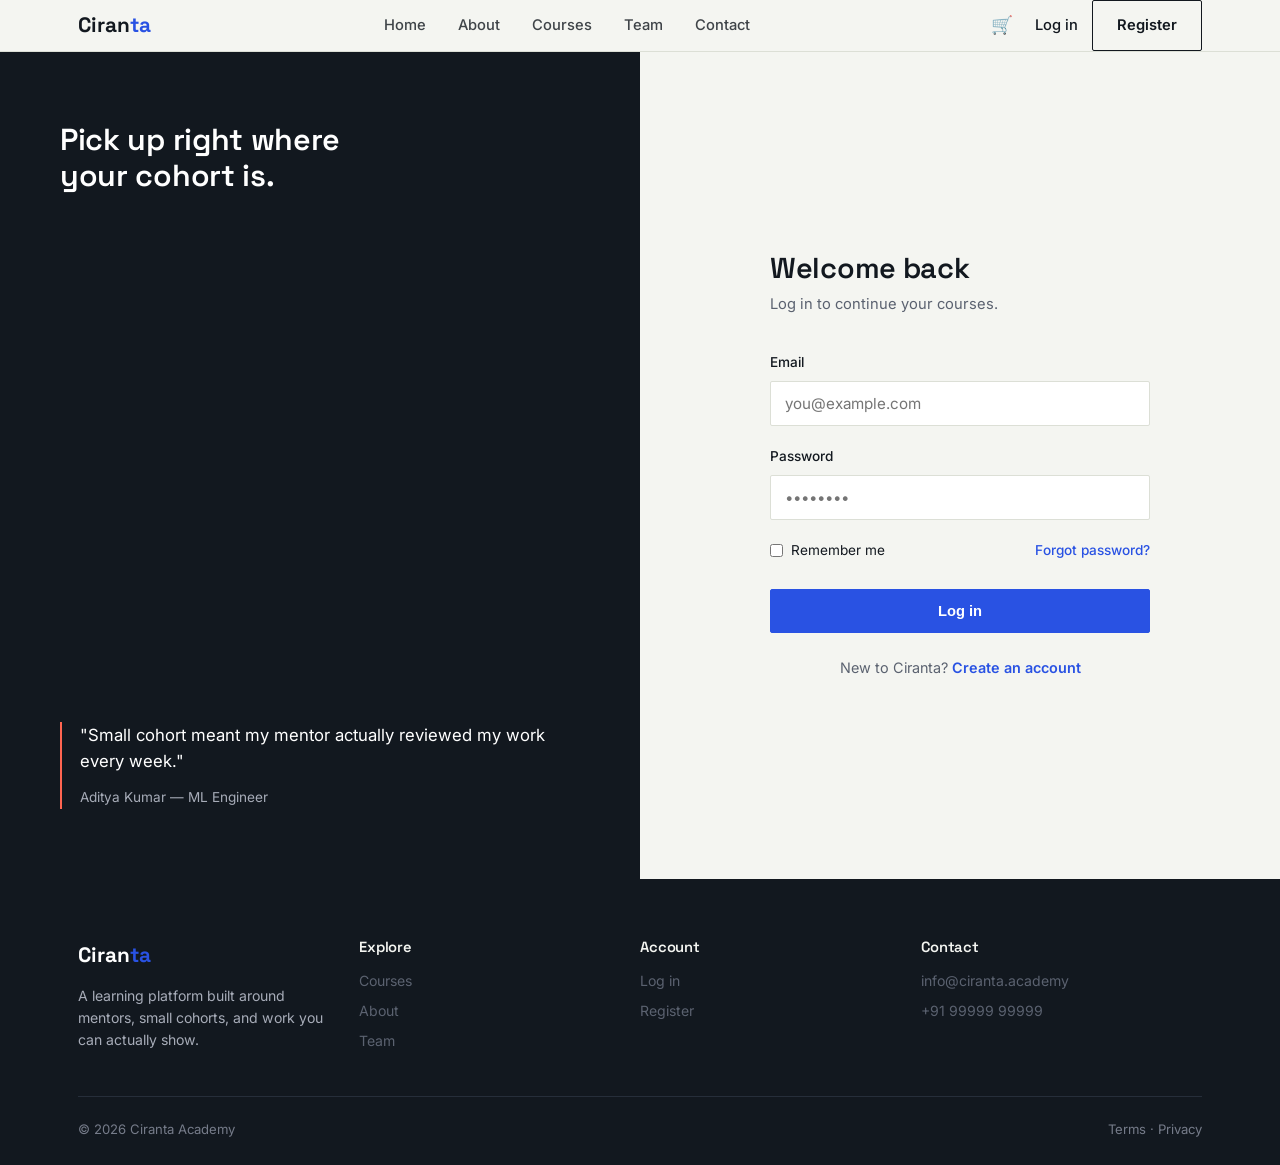
<file: login.html>
<!DOCTYPE html>
<html lang="en">
<head>
<meta charset="UTF-8">
<meta name="viewport" content="width=device-width, initial-scale=1.0">
<title>Log in — Ciranta</title>
<link rel="stylesheet" href="style.css">
<style>
  .auth{display:flex;min-height:calc(100vh - 73px);}
  .auth-panel{flex:1;background:var(--ink);color:#fff;padding:70px 60px;display:flex;flex-direction:column;justify-content:space-between;}
  .auth-panel h2{font-size:1.9rem;max-width:14ch;color:#fff;}
  .auth-panel .quote{border-left:2px solid var(--coral);padding-left:18px;}
  .auth-panel .quote p{font-size:1.05rem;margin-bottom:10px;}
  .auth-panel .quote span{font-size:.85rem;color:#a7acb8;}

  .auth-form{flex:1;display:flex;align-items:center;justify-content:center;padding:60px;}
  .form-box{width:100%;max-width:380px;}
  .form-box h1{font-size:1.8rem;margin-bottom:8px;}
  .form-box .sub{color:var(--muted);font-size:.92rem;margin-bottom:36px;}
  .field{margin-bottom:20px;}
  .field label{display:block;font-size:.85rem;font-weight:500;margin-bottom:8px;}
  .field input{width:100%;border:1px solid var(--line);border-radius:2px;padding:12px 14px;font-family:'Inter',sans-serif;font-size:.95rem;background:#fff;}
  .field input:focus{outline:2px solid var(--blue);outline-offset:1px;border-color:var(--blue);}
  .form-foot{display:flex;justify-content:space-between;align-items:center;margin:20px 0 28px;font-size:.85rem;}
  .form-foot a{color:var(--blue);font-weight:500;}
  .switch{margin-top:24px;font-size:.9rem;color:var(--muted);text-align:center;}
  .switch a{color:var(--blue);font-weight:600;}

  @media(max-width:900px){.auth-panel{display:none;} .auth-form{padding:40px 24px;}}
</style>
</head>
<body data-page="login">

<header>
  <nav class="wrap">
    <a href="index.html" class="brand">Ciran<i>ta</i></a>
    <div class="nav-links">
      <a href="index.html" data-nav="home">Home</a>
      <a href="about.html" data-nav="about">About</a>
      <a href="courses.html" data-nav="courses">Courses</a>
      <a href="team.html" data-nav="team">Team</a>
      <a href="contact.html" data-nav="contact">Contact</a>
    </div>
    <div class="nav-actions">
      <a href="login.html" class="login">Log in</a>
      <a href="register.html" class="btn ghost">Register</a>
    </div>
    <button class="menu-btn" aria-label="Menu">&#9776;</button>
  </nav>
</header>

<div class="auth">
  <div class="auth-panel">
    <h2>Pick up right where your cohort is.</h2>
    <div class="quote">
      <p>"Small cohort meant my mentor actually reviewed my work every week."</p>
      <span>Aditya Kumar — ML Engineer</span>
    </div>
  </div>
  <div class="auth-form">
    <div class="form-box">
      <h1>Welcome back</h1>
      <p class="sub">Log in to continue your courses.</p>
      <form action="login-process.php" method="POST" id="loginForm">
        <div class="field">
          <label for="email">Email</label>
          <input type="email" id="email" name="email" placeholder="you@example.com" required>
        </div>
        <div class="field">
          <label for="password">Password</label>
          <input type="password" id="password" name="password" placeholder="••••••••" required>
        </div>
        <div class="form-foot">
          <label style="display:flex;align-items:center;gap:8px;font-weight:400;"><input type="checkbox" name="remember" style="width:auto;"> Remember me</label>
          <a href="#">Forgot password?</a>
        </div>
        <button type="submit" class="btn block">Log in</button>
      </form>
      <p class="switch">New to Ciranta? <a href="register.html">Create an account</a></p>
    </div>
  </div>
</div>

<footer class="dark" style="padding:60px 0 26px;">
  <div class="wrap">
    <div class="grid-4" style="border:none;margin-bottom:44px;">
      <div class="cell" style="border:none;padding:0 28px 0 0;">
        <a href="index.html" class="brand" style="color:#fff;">Ciran<i>ta</i></a>
        <p style="font-size:.88rem;color:#a7acb8;margin-top:14px;max-width:30ch;">A learning platform built around mentors, small cohorts, and work you can actually show.</p>
      </div>
      <div class="cell" style="border:none;padding:0;">
        <h4 style="font-size:.92rem;margin-bottom:14px;">Explore</h4>
        <p style="font-size:.88rem;margin-bottom:8px;"><a href="courses.html">Courses</a></p>
        <p style="font-size:.88rem;margin-bottom:8px;"><a href="about.html">About</a></p>
        <p style="font-size:.88rem;"><a href="team.html">Team</a></p>
      </div>
      <div class="cell" style="border:none;padding:0;">
        <h4 style="font-size:.92rem;margin-bottom:14px;">Account</h4>
        <p style="font-size:.88rem;margin-bottom:8px;"><a href="login.html">Log in</a></p>
        <p style="font-size:.88rem;"><a href="register.html">Register</a></p>
      </div>
      <div class="cell" style="border:none;padding:0;">
        <h4 style="font-size:.92rem;margin-bottom:14px;">Contact</h4>
        <p style="font-size:.88rem;margin-bottom:8px;">info@ciranta.academy</p>
        <p style="font-size:.88rem;">+91 99999 99999</p>
      </div>
    </div>
    <div style="border-top:1px solid var(--line-dark);padding-top:22px;display:flex;justify-content:space-between;font-size:.82rem;color:#767c8a;">
      <span>&copy; 2026 Ciranta Academy</span>
      <span>Terms &middot; Privacy</span>
    </div>
  </div>
</footer>
<script src="js/script.js"></script>
</body>
</html>
</file>
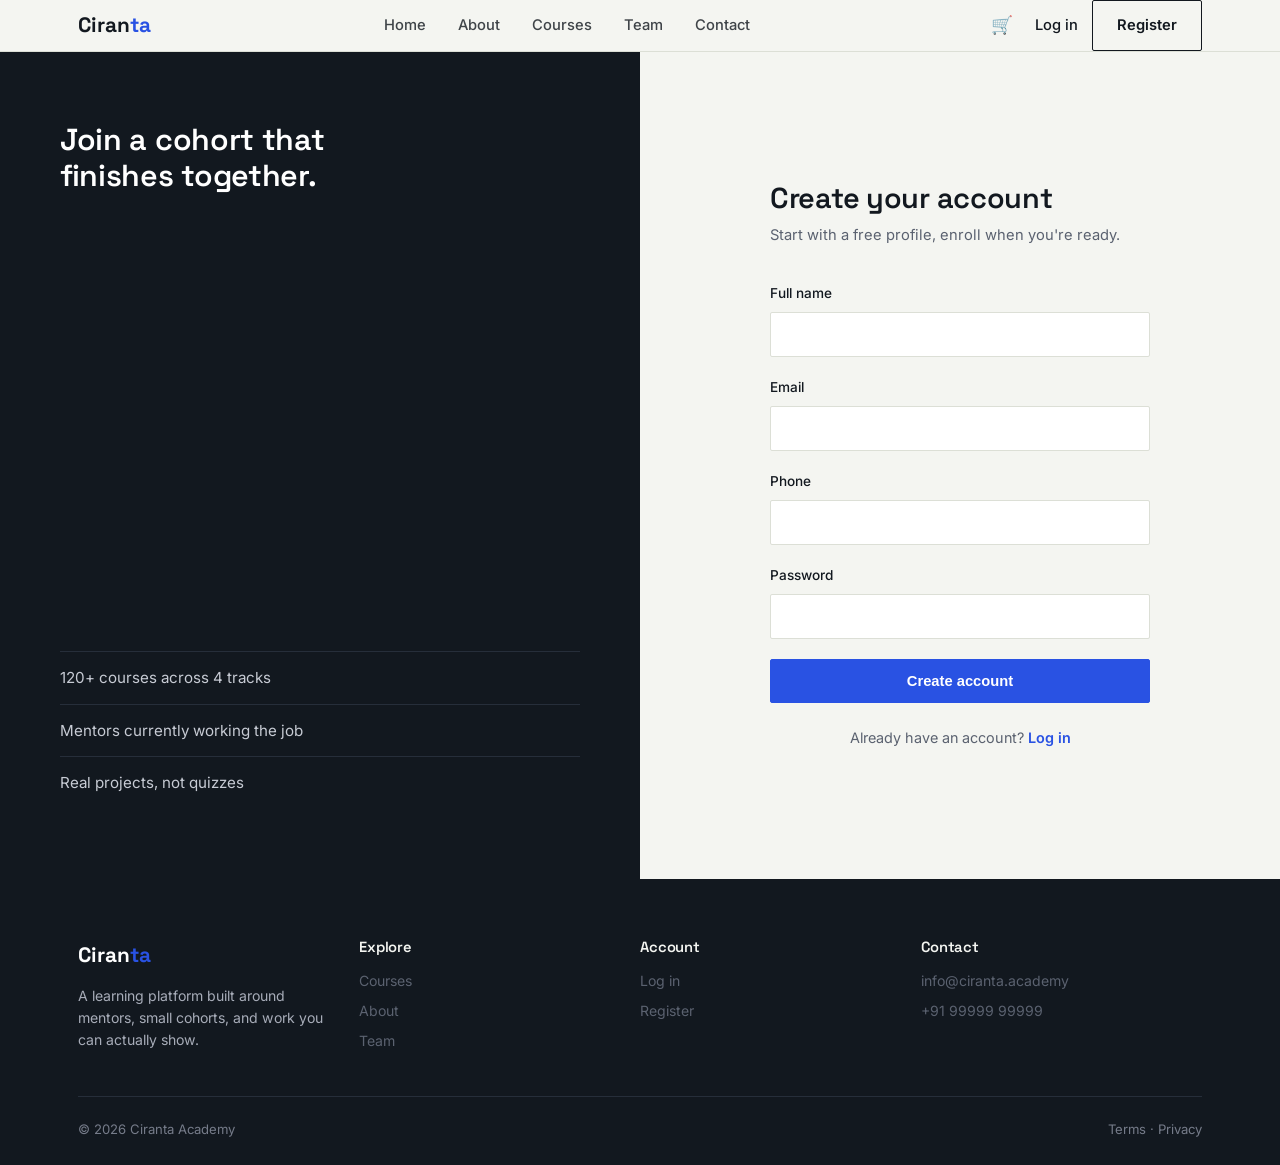
<file: register.html>
<!DOCTYPE html>
<html lang="en">
<head>
<meta charset="UTF-8">
<meta name="viewport" content="width=device-width, initial-scale=1.0">
<title>Register — Ciranta</title>
<link rel="stylesheet" href="style.css">
<style>
  .auth{display:flex;min-height:calc(100vh - 73px);}
  .auth-panel{flex:1;background:var(--ink);color:#fff;padding:70px 60px;display:flex;flex-direction:column;justify-content:space-between;}
  .auth-panel h2{font-size:1.9rem;max-width:14ch;color:#fff;}
  .auth-panel ul{list-style:none;}
  .auth-panel li{padding:14px 0;border-top:1px solid var(--line-dark);font-size:.95rem;color:#c7cbd4;}

  .auth-form{flex:1;display:flex;align-items:center;justify-content:center;padding:60px;}
  .form-box{width:100%;max-width:380px;}
  .form-box h1{font-size:1.8rem;margin-bottom:8px;}
  .form-box .sub{color:var(--muted);font-size:.92rem;margin-bottom:36px;}
  .field{margin-bottom:20px;}
  .field label{display:block;font-size:.85rem;font-weight:500;margin-bottom:8px;}
  .field input{width:100%;border:1px solid var(--line);border-radius:2px;padding:12px 14px;font-family:'Inter',sans-serif;font-size:.95rem;background:#fff;}
  .field input:focus{outline:2px solid var(--blue);outline-offset:1px;border-color:var(--blue);}
  .switch{margin-top:24px;font-size:.9rem;color:var(--muted);text-align:center;}
  .switch a{color:var(--blue);font-weight:600;}

  @media(max-width:900px){.auth-panel{display:none;} .auth-form{padding:40px 24px;}}
</style>
</head>
<body data-page="register">

<header>
  <nav class="wrap">
    <a href="index.html" class="brand">Ciran<i>ta</i></a>
    <div class="nav-links">
      <a href="index.html" data-nav="home">Home</a>
      <a href="about.html" data-nav="about">About</a>
      <a href="courses.html" data-nav="courses">Courses</a>
      <a href="team.html" data-nav="team">Team</a>
      <a href="contact.html" data-nav="contact">Contact</a>
    </div>
    <div class="nav-actions">
      <a href="login.html" class="login">Log in</a>
      <a href="register.html" class="btn ghost">Register</a>
    </div>
    <button class="menu-btn" aria-label="Menu">&#9776;</button>
  </nav>
</header>

<div class="auth">
  <div class="auth-panel">
    <h2>Join a cohort that finishes together.</h2>
    <ul>
      <li>120+ courses across 4 tracks</li>
      <li>Mentors currently working the job</li>
      <li>Real projects, not quizzes</li>
    </ul>
  </div>
  <div class="auth-form">
    <div class="form-box">
      <h1>Create your account</h1>
      <p class="sub">Start with a free profile, enroll when you're ready.</p>
      <form action="register-process.php" method="POST" id="registerForm">
        <div class="field"><label for="name">Full name</label><input type="text" id="name" name="name" required></div>
        <div class="field"><label for="email">Email</label><input type="email" id="email" name="email" required></div>
        <div class="field"><label for="phone">Phone</label><input type="tel" id="phone" name="phone"></div>
        <div class="field"><label for="password">Password</label><input type="password" id="password" name="password" required></div>
        <button type="submit" class="btn block">Create account</button>
      </form>
      <p class="switch">Already have an account? <a href="login.html">Log in</a></p>
    </div>
  </div>
</div>

<footer class="dark" style="padding:60px 0 26px;">
  <div class="wrap">
    <div class="grid-4" style="border:none;margin-bottom:44px;">
      <div class="cell" style="border:none;padding:0 28px 0 0;">
        <a href="index.html" class="brand" style="color:#fff;">Ciran<i>ta</i></a>
        <p style="font-size:.88rem;color:#a7acb8;margin-top:14px;max-width:30ch;">A learning platform built around mentors, small cohorts, and work you can actually show.</p>
      </div>
      <div class="cell" style="border:none;padding:0;">
        <h4 style="font-size:.92rem;margin-bottom:14px;">Explore</h4>
        <p style="font-size:.88rem;margin-bottom:8px;"><a href="courses.html">Courses</a></p>
        <p style="font-size:.88rem;margin-bottom:8px;"><a href="about.html">About</a></p>
        <p style="font-size:.88rem;"><a href="team.html">Team</a></p>
      </div>
      <div class="cell" style="border:none;padding:0;">
        <h4 style="font-size:.92rem;margin-bottom:14px;">Account</h4>
        <p style="font-size:.88rem;margin-bottom:8px;"><a href="login.html">Log in</a></p>
        <p style="font-size:.88rem;"><a href="register.html">Register</a></p>
      </div>
      <div class="cell" style="border:none;padding:0;">
        <h4 style="font-size:.92rem;margin-bottom:14px;">Contact</h4>
        <p style="font-size:.88rem;margin-bottom:8px;">info@ciranta.academy</p>
        <p style="font-size:.88rem;">+91 99999 99999</p>
      </div>
    </div>
    <div style="border-top:1px solid var(--line-dark);padding-top:22px;display:flex;justify-content:space-between;font-size:.82rem;color:#767c8a;">
      <span>&copy; 2026 Ciranta Academy</span>
      <span>Terms &middot; Privacy</span>
    </div>
  </div>
</footer>
<script src="js/script.js"></script>
</body>
</html>
</file>
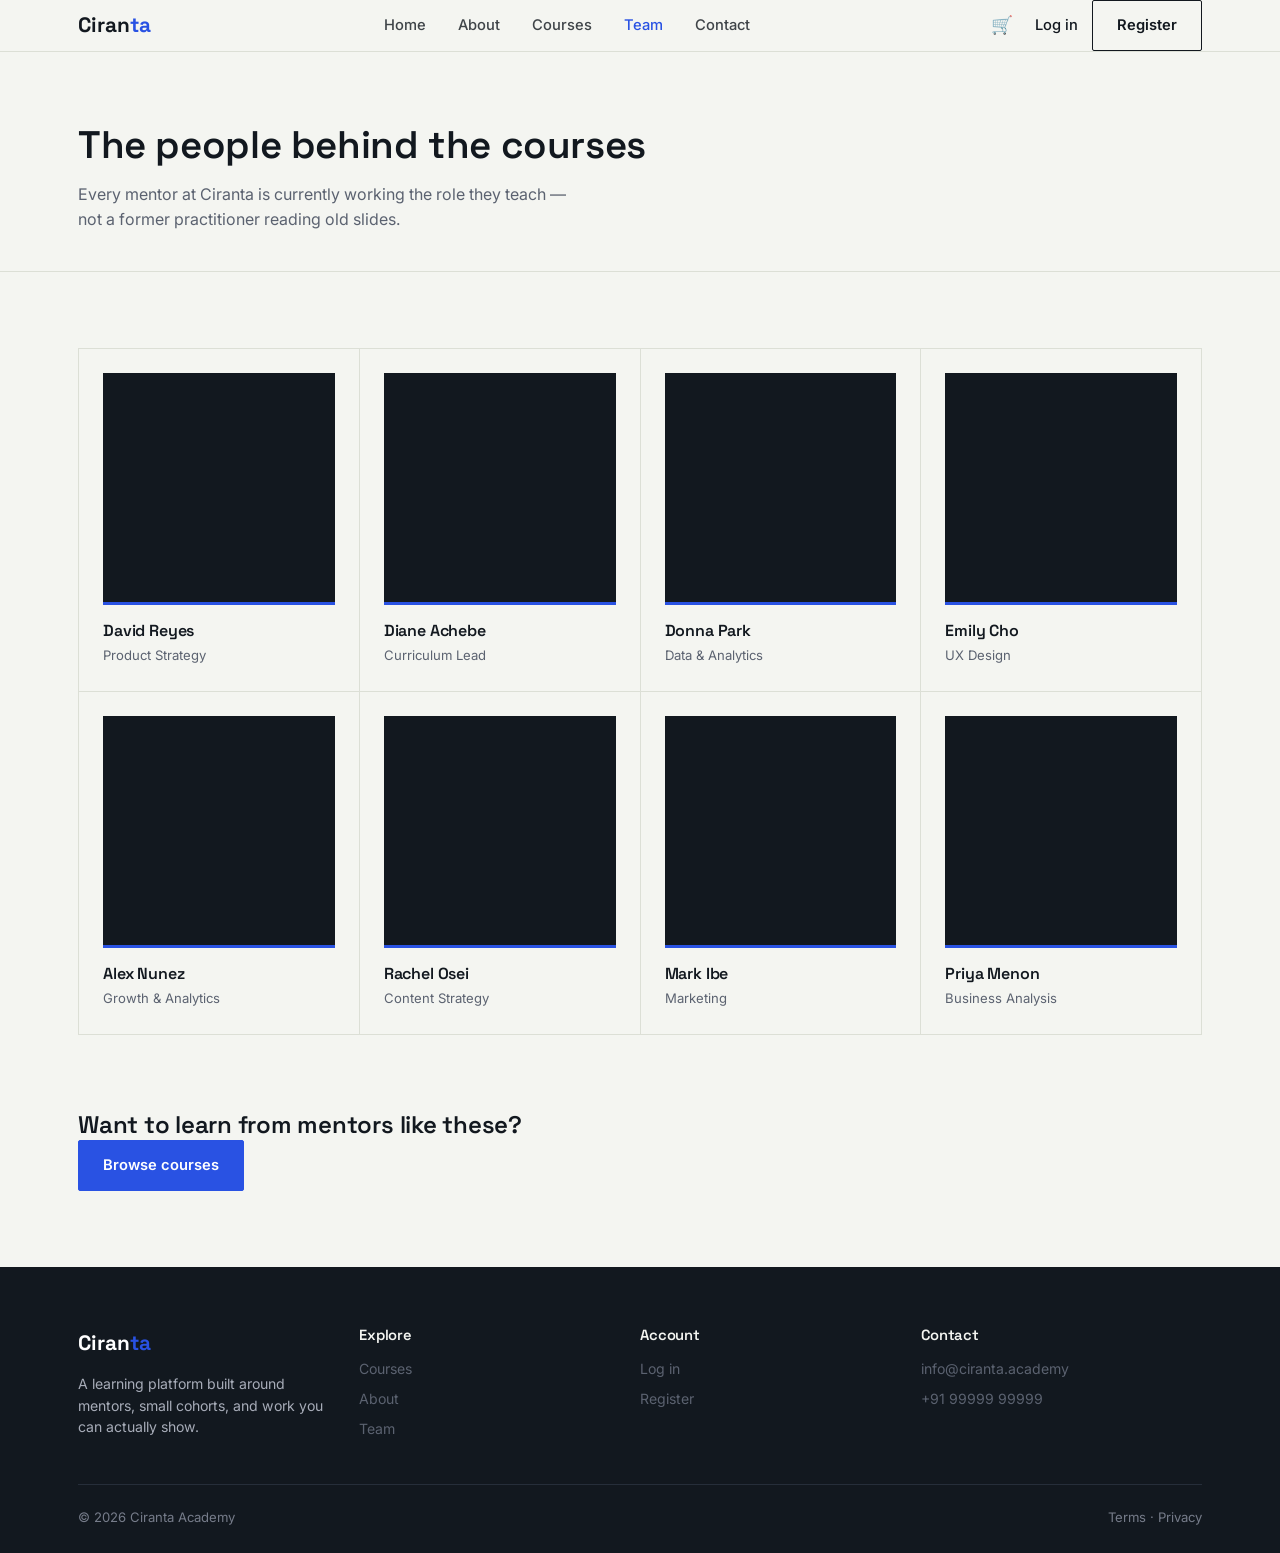
<file: team.html>
<!DOCTYPE html>
<html lang="en">
<head>
<meta charset="UTF-8">
<meta name="viewport" content="width=device-width, initial-scale=1.0">
<title>Team — Ciranta</title>
<link rel="stylesheet" href="style.css">
<style>
  .page-head{padding:70px 0 40px;border-bottom:1px solid var(--line);}
  .page-head h1{font-size:2.4rem;margin-bottom:14px;}
  .page-head p{color:var(--muted);max-width:50ch;}

  .team-grid{display:grid;grid-template-columns:repeat(4,1fr);border-top:1px solid var(--line);border-left:1px solid var(--line);}
  .team-cell{border-right:1px solid var(--line);border-bottom:1px solid var(--line);padding:24px;}
  .avatar{width:100%;aspect-ratio:1/1;background:var(--ink);position:relative;margin-bottom:16px;}
  .avatar::after{content:'';position:absolute;left:0;bottom:0;width:100%;height:3px;background:var(--blue);}
  .team-cell h4{font-size:1rem;margin-bottom:2px;}
  .team-cell span{font-size:.82rem;color:var(--muted);}

  @media(max-width:900px){.team-grid{grid-template-columns:1fr 1fr;}}
  @media(max-width:560px){.team-grid{grid-template-columns:1fr;}}
</style>
</head>
<body data-page="team">

<header>
  <nav class="wrap">
    <a href="index.html" class="brand">Ciran<i>ta</i></a>
    <div class="nav-links">
      <a href="index.html" data-nav="home">Home</a>
      <a href="about.html" data-nav="about">About</a>
      <a href="courses.html" data-nav="courses">Courses</a>
      <a href="team.html" data-nav="team">Team</a>
      <a href="contact.html" data-nav="contact">Contact</a>
    </div>
    <div class="nav-actions">
      <a href="login.html" class="login">Log in</a>
      <a href="register.html" class="btn ghost">Register</a>
    </div>
    <button class="menu-btn" aria-label="Menu">&#9776;</button>
  </nav>
</header>

<section class="page-head">
  <div class="wrap">
    <h1>The people behind the courses</h1>
    <p>Every mentor at Ciranta is currently working the role they teach — not a former practitioner reading old slides.</p>
  </div>
</section>

<section class="section">
  <div class="wrap">
    <div class="team-grid">
      <div class="team-cell"><div class="avatar"></div><h4>David Reyes</h4><span>Product Strategy</span></div>
      <div class="team-cell"><div class="avatar"></div><h4>Diane Achebe</h4><span>Curriculum Lead</span></div>
      <div class="team-cell"><div class="avatar"></div><h4>Donna Park</h4><span>Data & Analytics</span></div>
      <div class="team-cell"><div class="avatar"></div><h4>Emily Cho</h4><span>UX Design</span></div>
      <div class="team-cell"><div class="avatar"></div><h4>Alex Nunez</h4><span>Growth & Analytics</span></div>
      <div class="team-cell"><div class="avatar"></div><h4>Rachel Osei</h4><span>Content Strategy</span></div>
      <div class="team-cell"><div class="avatar"></div><h4>Mark Ibe</h4><span>Marketing</span></div>
      <div class="team-cell"><div class="avatar"></div><h4>Priya Menon</h4><span>Business Analysis</span></div>
    </div>
  </div>
</section>

<section class="section" style="padding-top:0;">
  <div class="wrap">
    <div class="cta">
      <h2>Want to learn from mentors like these?</h2>
      <a href="courses.html" class="btn">Browse courses</a>
    </div>
  </div>
</section>

<footer class="dark" style="padding:60px 0 26px;">
  <div class="wrap">
    <div class="grid-4" style="border:none;margin-bottom:44px;">
      <div class="cell" style="border:none;padding:0 28px 0 0;">
        <a href="index.html" class="brand" style="color:#fff;">Ciran<i>ta</i></a>
        <p style="font-size:.88rem;color:#a7acb8;margin-top:14px;max-width:30ch;">A learning platform built around mentors, small cohorts, and work you can actually show.</p>
      </div>
      <div class="cell" style="border:none;padding:0;">
        <h4 style="font-size:.92rem;margin-bottom:14px;">Explore</h4>
        <p style="font-size:.88rem;margin-bottom:8px;"><a href="courses.html">Courses</a></p>
        <p style="font-size:.88rem;margin-bottom:8px;"><a href="about.html">About</a></p>
        <p style="font-size:.88rem;"><a href="team.html">Team</a></p>
      </div>
      <div class="cell" style="border:none;padding:0;">
        <h4 style="font-size:.92rem;margin-bottom:14px;">Account</h4>
        <p style="font-size:.88rem;margin-bottom:8px;"><a href="login.html">Log in</a></p>
        <p style="font-size:.88rem;"><a href="register.html">Register</a></p>
      </div>
      <div class="cell" style="border:none;padding:0;">
        <h4 style="font-size:.92rem;margin-bottom:14px;">Contact</h4>
        <p style="font-size:.88rem;margin-bottom:8px;">info@ciranta.academy</p>
        <p style="font-size:.88rem;">+91 99999 99999</p>
      </div>
    </div>
    <div style="border-top:1px solid var(--line-dark);padding-top:22px;display:flex;justify-content:space-between;font-size:.82rem;color:#767c8a;">
      <span>&copy; 2026 Ciranta Academy</span>
      <span>Terms &middot; Privacy</span>
    </div>
  </div>
</footer>
<script src="js/script.js"></script>
</body>
</html>
</file>
<file: style.css>
@import url('https://fonts.googleapis.com/css2?family=Space+Grotesk:wght@500;600;700&family=Inter:wght@400;500;600&display=swap');

:root{
  --ink:#12181f;
  --paper:#f4f5f1;
  --blue:#2952e3;
  --coral:#ff6551;
  --line:#dcdfd6;
  --line-dark:#262e3a;
  --muted:#5b6270;
  --maxw:1180px;
}
*{box-sizing:border-box;margin:0;padding:0;}
body{
  font-family:'Inter',sans-serif;
  color:var(--ink);
  background:var(--paper);
  line-height:1.55;
  -webkit-font-smoothing:antialiased;
}
h1,h2,h3,h4{font-family:'Space Grotesk',sans-serif;font-weight:600;color:var(--ink);line-height:1.2;letter-spacing:-.01em;}
a{color:inherit;text-decoration:none;}
img{max-width:100%;display:block;}
.wrap{max-width:var(--maxw);margin:0 auto;padding:0 28px;}

.btn{
  display:inline-flex;align-items:center;gap:8px;
  background:var(--blue);color:#fff;
  padding:13px 24px;border-radius:2px;font-weight:600;font-size:.92rem;
  border:1px solid var(--blue);cursor:pointer;transition:.15s;
}
.btn:hover{background:#1e3fc7;border-color:#1e3fc7;}
.btn.ghost{background:transparent;color:var(--ink);border-color:var(--ink);}
.btn.ghost:hover{background:var(--ink);color:#fff;}
.btn.block{width:100%;justify-content:center;}

.tag{display:inline-flex;align-items:center;gap:8px;font-size:.82rem;font-weight:500;color:var(--muted);margin-bottom:16px;}
.tag i{width:7px;height:7px;background:var(--blue);display:inline-block;}

/* NAV */
header{position:sticky;top:0;background:var(--paper);border-bottom:1px solid var(--line);z-index:50;}
nav{display:flex;align-items:center;justify-content:space-between;padding:20px 0;}
.brand{font-family:'Space Grotesk',sans-serif;font-size:1.3rem;font-weight:700;color:var(--ink);}
.brand i{color:var(--blue);font-style:normal;}
.nav-links{display:flex;gap:32px;font-size:.92rem;font-weight:500;}
.nav-links a{opacity:.8;}
.nav-links a:hover,.nav-links a.active{opacity:1;color:var(--blue);}
.nav-actions{display:flex;gap:14px;align-items:center;}
.nav-actions a.login{font-size:.92rem;font-weight:500;}
.menu-btn{display:none;background:none;border:none;font-size:1.5rem;cursor:pointer;}

/* SECTION HEADS */
.section{padding:76px 0;}
.section-head{margin-bottom:44px;max-width:56ch;}
.section-head h2{font-size:2rem;margin-bottom:10px;}
.section-head p{color:var(--muted);font-size:.98rem;}
.dark{background:var(--ink);color:var(--paper);}
.dark h1,.dark h2,.dark h3,.dark h4{color:var(--paper);}
.dark .section-head p{color:#a7acb8;}

/* GRIDS */
.grid-3{display:grid;grid-template-columns:repeat(3,1fr);gap:0;border-top:1px solid var(--line);border-left:1px solid var(--line);}
.grid-4{display:grid;grid-template-columns:repeat(4,1fr);gap:0;border-top:1px solid var(--line);border-left:1px solid var(--line);}
.dark.grid-3,.dark .grid-3{border-color:var(--line-dark);}

.cell{border-right:1px solid var(--line);border-bottom:1px solid var(--line);padding:28px;background:transparent;}
.dark .cell{border-color:var(--line-dark);}
.cell .swatch{width:22px;height:4px;background:var(--blue);margin-bottom:16px;}
.cell h3,.cell h4{font-size:1.08rem;margin-bottom:8px;}
.cell p{font-size:.9rem;color:var(--muted);}
.cell .meta{display:flex;justify-content:space-between;align-items:center;margin-top:18px;padding-top:14px;border-top:1px solid var(--line);font-size:.85rem;}
.cell .meta a{color:var(--blue);font-weight:600;}

/* Footer/table utility */
.hairline{border-top:1px solid var(--line);}

/* Responsive */
@media(max-width:900px){
  .nav-links{display:none;}
  .menu-btn{display:block;}
  .grid-3,.grid-4{grid-template-columns:1fr 1fr;}
}
@media(max-width:560px){
  .grid-3,.grid-4{grid-template-columns:1fr;}
}
</file>
